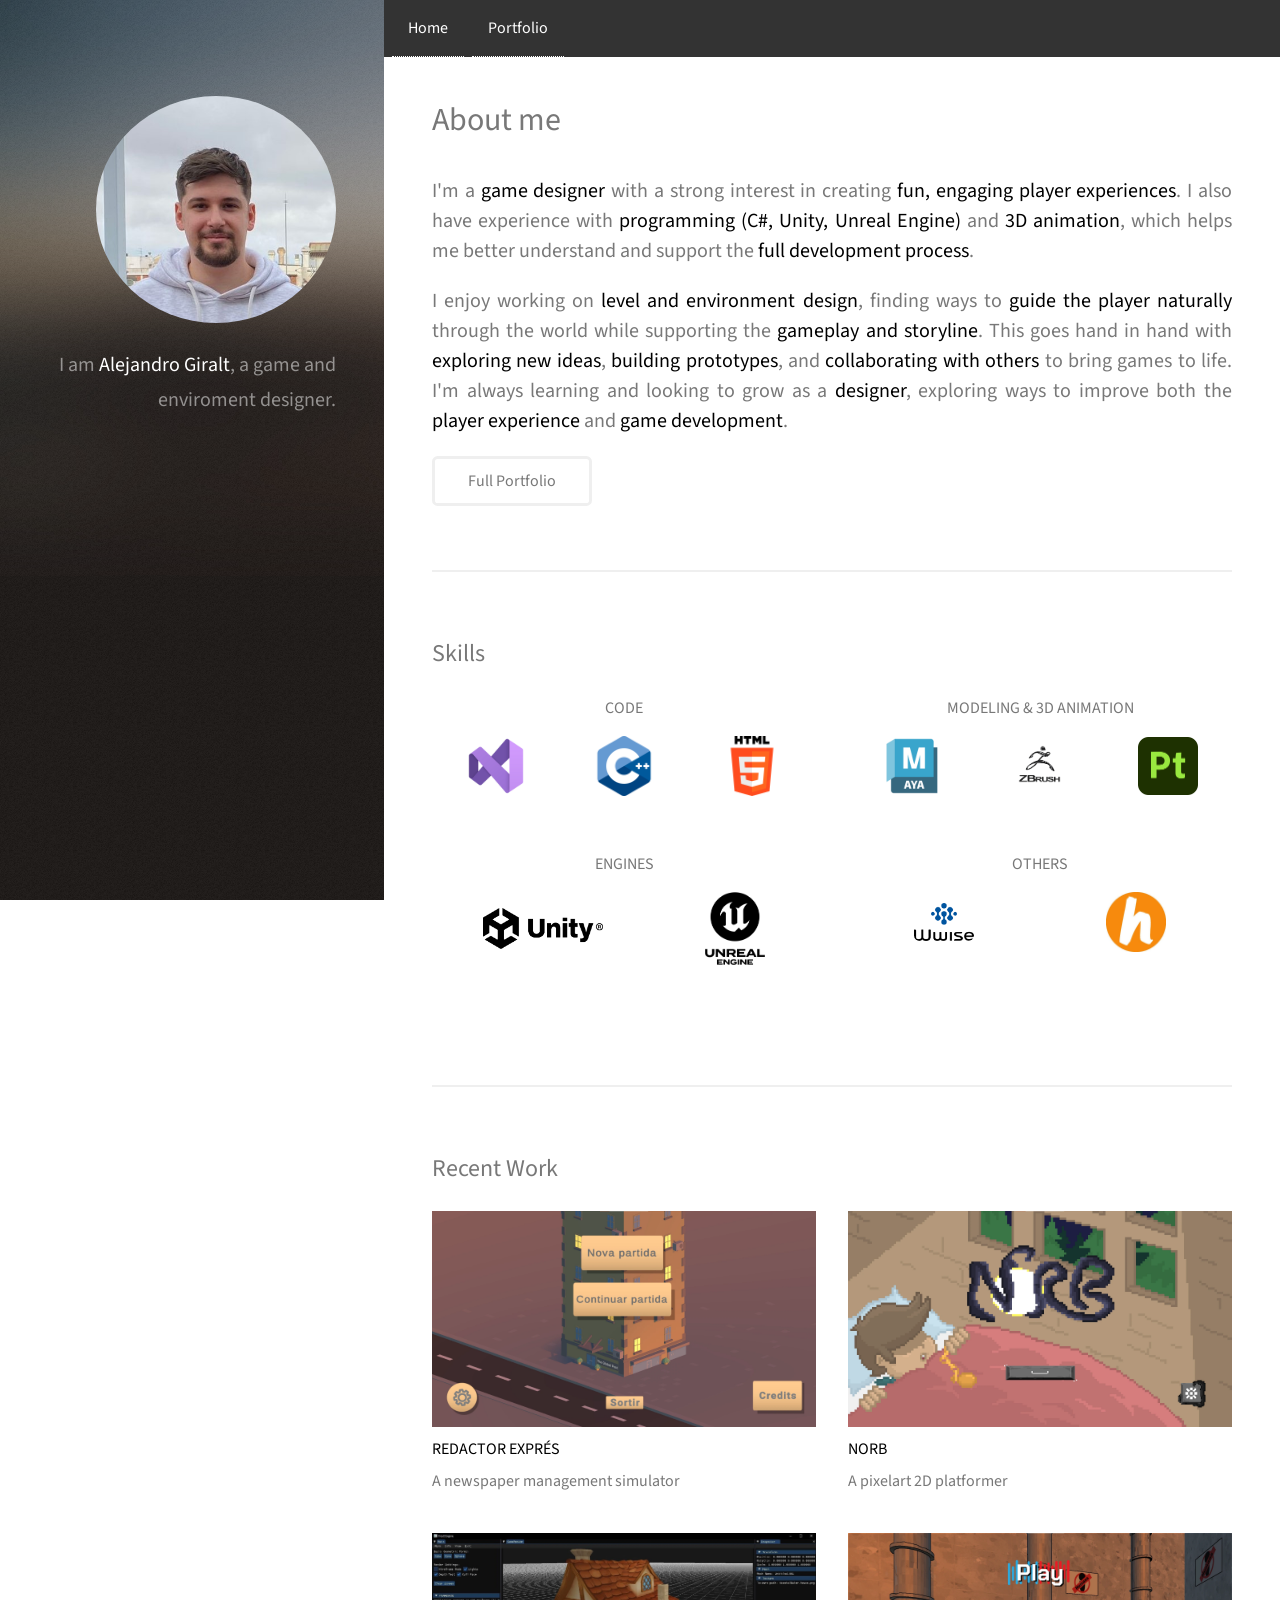
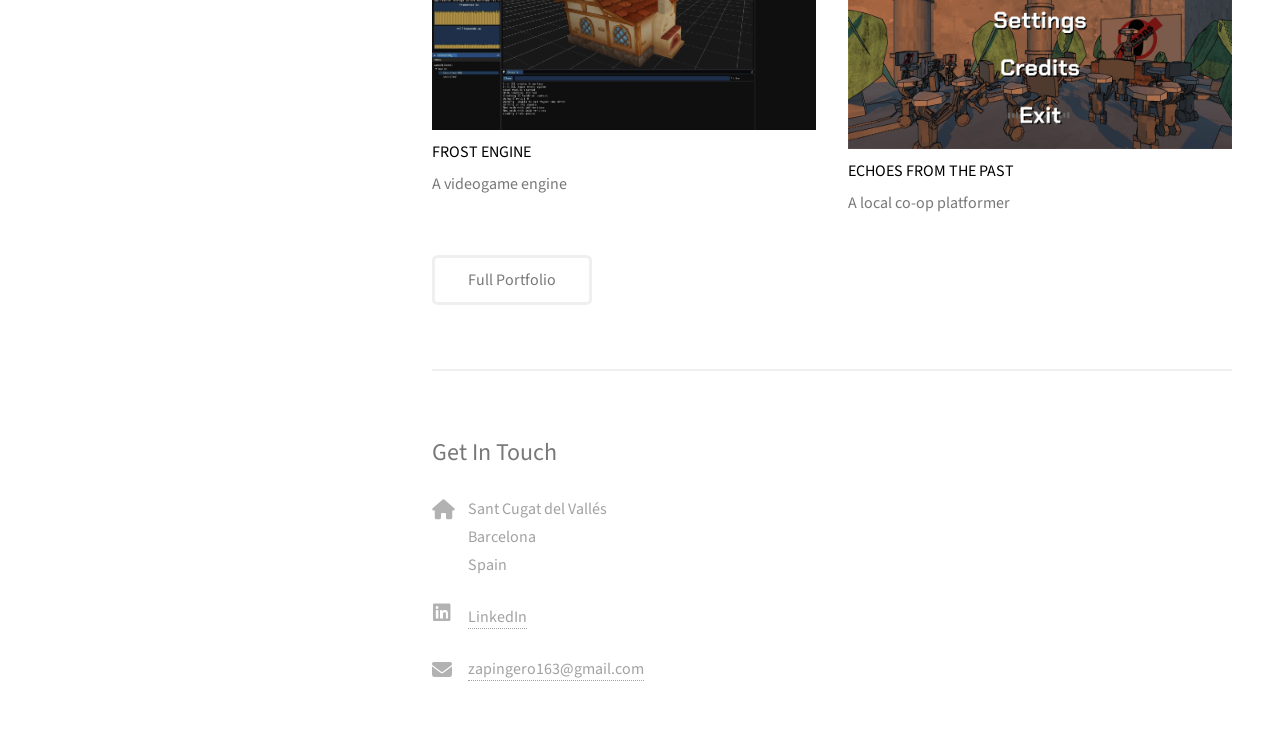
<file: index.html>
<!DOCTYPE HTML>
<!--
	Strata by HTML5 UP
	html5up.net | @ajlkn
	Free for personal and commercial use under the CCA 3.0 license (html5up.net/license)
-->
<html>

<head>
	<title>Alejandro Giralt</title>
	<meta charset="utf-8" />
	<meta name="viewport" content="width=device-width, initial-scale=1, user-scalable=no" />
	<link rel="stylesheet" href="assets/css/main.css" />

	<link rel="stylesheet" href="https://cdnjs.cloudflare.com/ajax/libs/font-awesome/6.5.0/css/all.min.css">

	<style>
		/* === DEBUG VISUAL === */
		* {
			/*outline: 1px solid rgba(255, 0, 0, 0.4);*/
		}
	</style>
</head>

<body class="is-preload">

	<ul class="busc">
		<li class="busc"><a href="./index.html">Home</a></li>
		<li class="busc"><a href="./projects.html">Portfolio</a>

	</ul>

	<!-- Header -->
	<header id="header">
		<div class="inner">
			<a class="image avatar"><img src="images/avatarYo.jpg" alt="" /></a>
			<h1>I am <strong>Alejandro Giralt</strong>, a game<br />
				and enviroment designer.<br />
				<!--crafted by <a href="http://html5up.net">HTML5 UP</a>.-->
			</h1>

		</div>
	</header>

	<!-- Main -->
	<div id="main">

		<!-- One -->
		<section id="one">
			<header class="major">
				<h2>About me</h2>
			</header>
			<h3 class="justify">
				I'm a <strong>game designer</strong> with a strong interest in creating <strong>fun, engaging player
					experiences</strong>. I also have experience with <strong>programming (C#, Unity, Unreal
					Engine)</strong> and <strong>3D animation</strong>, which helps me better understand and support the
				<strong>full development process</strong>.
			</h3>
			<h3 class="justify">
				I enjoy working on <strong>level and environment design</strong>, finding ways to <strong>guide the
					player naturally</strong> through the world while supporting the <strong>gameplay and
					storyline</strong>. This goes hand in hand with <strong>exploring new ideas</strong>,
				<strong>building prototypes</strong>, and <strong>collaborating with others</strong> to bring games to
				life. I'm always learning and looking to grow as a <strong>designer</strong>, exploring ways to improve
				both the <strong>player experience</strong> and <strong>game development</strong>.
			</h3>
			<ul class="actions">
				<li><a href="./projects.html" class="button">Full Portfolio</a></li>
			</ul>
		</section>

		<!-- Two -->
		<section id="two">
			<h2>Skills</h2>
			<div class="row">
				<article class="col-6 col-12-xsmall work-item">
					<h3 style="text-align: center;">CODE</h3>
					<div class="logos">
						<span class="image logo"><img src="images/logos/visualstudio.png" alt="" /></span>
						<span class="image logo"><img src="images/logos/c++.png" alt="" /></span>
						<span class="image logo"><img src="images/logos/html.png" alt="" /></span>						
					</div>
				</article>
				<article class="col-6 col-12-xsmall work-item ">
					<h3 style="text-align: center;">MODELING & 3D ANIMATION</h3>
					<div class="logos">
						<span class="image logo"><img src="images/logos/maya.png" alt="" /></span>
						<span class="image logo"><img src="images/logos/zbrush.png" alt="" /></span>
						<span class="image logo"><img src="images/logos/substance.png" alt="" /></span>						
					</div>
				</article>
				<article class="col-6 col-12-xsmall work-item ">
					<h3 style="text-align: center;">ENGINES</h3>
					<div class="logos">
						<span class="image logou"><img src="images/logos/unity.png" alt="" /></span>
						<span class="image logo"><img src="images/logos/unreal.png" alt="" /></span>						
					</div>

				</article>
				<article class="col-6 col-12-xsmall work-item ">
					<h3 style="text-align: center;">OTHERS</h3>
					<div class="logos">
						<span class="image logo"><img src="images/logos/wwise.png" alt="" /></span>
						<span class="image logo"><img src="images/logos/hacknplan.png" alt="" /></span>						
					</div>
				</article>

			</div>

		</section>

		<!-- Two -->
		<section id="two">
			<h2>Recent Work</h2>
			<div class="row">
				<article class="col-6 col-12-xsmall work-item ">

					<a href="./projects.html?modal=modal-Redactor">
						<div class="image-slider" style="margin-bottom: 10px;">
							<img class="slide-image" src="images/Redactor1.webp" style="display:block;" />
						</div>
						<h3><b>REDACTOR EXPRÉS</b></h3>
						<h3>A newspaper management simulator</h3>
					</a>

				</article>
				<article class="col-6 col-12-xsmall work-item">

					<a href="./projects.html?modal=modal-Norb">
						<div class="image-slider" style="margin-bottom: 10px;">
							<img class="slide-image" src="images/Norb1.webp" style="display:block;" />
						</div>
						<h3><b>NORB</b></h3>
						<h3>A pixelart 2D platformer</h3>
					</a>

				</article>
				<article class="col-6 col-12-xsmall work-item">

					<a href="./projects.html?modal=modal-Frost">
						<div class="image-slider" style="margin-bottom: 10px;">
							<img class="slide-image" src="images/Frost1.webp" style="display:block;" />

						</div>
						<h3><b>FROST ENGINE</b></h3>
						<h3>A videogame engine</h3>
					</a>


				</article>
				<article class="col-6 col-12-xsmall work-item">

					<a href="./projects.html?modal=modal-Echoes">
						<div class="image-slider" style="margin-bottom: 10px;">
							<img class="slide-image" src="images/Echoes1.webp" style="display:block;" />

						</div>
						<h3><b>ECHOES FROM THE PAST</b></h3>
						<h3>A local co-op platformer</h3>
					</a>


				</article>

			</div>
			<ul class="actions">
				<li><a href="./projects.html" class="button">Full Portfolio</a></li>
			</ul>
		</section>

		<section id="three">
			<h2>Get In Touch</h2>

			<div class="row">
				<div class="col-8 col-12-small">
					<ul class="labeled-icons">
						<li>
							<h3 class="icon solid fa-home"><span class="label">Address</span></h3>
							Sant Cugat del Vallés<br />
							Barcelona<br />
							Spain
						</li>
						<li>

							<h3 class="fab fa-linkedin"><span class="label"></span></h3>
							<a href="https://www.linkedin.com/in/alejandro-giralt/">LinkedIn</a>
						</li>
						<li>
							<h3 class="icon solid fa-envelope"><span class="label">Email</span></h3>
							<a href="#">zapingero163@gmail.com</a>
						</li>
					</ul>
				</div>

			</div>
		</section>


		<!-- Footer -->
		<!--
		<footer id="footer">
			<div class="inner">
				<ul class="icons">
					<li><a href="#" class="icon brands fa-twitter"><span class="label">Twitter</span></a></li>
					<li><a href="#" class="icon brands fa-github"><span class="label">Github</span></a></li>
					<li><a href="#" class="icon brands fa-dribbble"><span class="label">Dribbble</span></a></li>
					<li><a href="#" class="icon solid fa-envelope"><span class="label">Email</span></a></li>
				</ul>
				
			<ul class="copyright">
				<li>&copy; Untitled</li>
				<li>Design: <a href="http://html5up.net">HTML5 UP</a></li>
			</ul>
		
			</div>
		</footer>
	-->



		<!-- EXTRA THINGS -->
		<!--
		<section id="three">
			<h2>Get In Touch</h2>
			<p>Accumsan pellentesque commodo blandit enim arcu non at amet id arcu magna. Accumsan orci faucibus id eu
				lorem semper nunc nisi lorem vulputate lorem neque lorem ipsum dolor.</p>
			<div class="row">
				<div class="col-8 col-12-small">
					<form method="post" action="#">
						<div class="row gtr-uniform gtr-50">
							<div class="col-6 col-12-xsmall"><input type="text" name="name" id="name"
									placeholder="Name" /></div>
							<div class="col-6 col-12-xsmall"><input type="email" name="email" id="email"
									placeholder="Email" /></div>
							<div class="col-12"><textarea name="message" id="message" placeholder="Message"
									rows="4"></textarea></div>
						</div>
					</form>
					<ul class="actions">
						<li><input type="submit" value="Send Message" /></li>
					</ul>
				</div>
				<div class="col-4 col-12-small">
					<ul class="labeled-icons">
						<li>
							<h3 class="icon solid fa-home"><span class="label">Address</span></h3>
							1234 Somewhere Rd.<br />
							Nashville, TN 00000<br />
							United States
						</li>
						<li>
							<h3 class="icon solid fa-mobile-alt"><span class="label">Phone</span></h3>
							000-000-0000
						</li>
						<li>
							<h3 class="icon solid fa-envelope"><span class="label">Email</span></h3>
							<a href="#">hello@untitled.tld</a>
						</li>
					</ul>
				</div>
			</div>
		</section>
		

		
	

		<section id="four">
			<h2>Elements</h2>

			<section>
				<h4>Text</h4>
				<p>This is <b>bold</b> and this is <strong>strong</strong>. This is <i>italic</i> and this is
					<em>emphasized</em>.
					This is <sup>superscript</sup> text and this is <sub>subscript</sub> text.
					This is <u>underlined</u> and this is code: <code>for (;;) { ... }</code>. Finally, <a href="#">this
						is a link</a>.</p>
				<hr />
				<header>
					<h4>Heading with a Subtitle</h4>
					<p>Lorem ipsum dolor sit amet nullam id egestas urna aliquam</p>
				</header>
				<p>Nunc lacinia ante nunc ac lobortis. Interdum adipiscing gravida odio porttitor sem non mi integer non
					faucibus ornare mi ut ante amet placerat aliquet. Volutpat eu sed ante lacinia sapien lorem accumsan
					varius montes viverra nibh in adipiscing blandit tempus accumsan.</p>
				<header>
					<h5>Heading with a Subtitle</h5>
					<p>Lorem ipsum dolor sit amet nullam id egestas urna aliquam</p>
				</header>
				<p>Nunc lacinia ante nunc ac lobortis. Interdum adipiscing gravida odio porttitor sem non mi integer non
					faucibus ornare mi ut ante amet placerat aliquet. Volutpat eu sed ante lacinia sapien lorem accumsan
					varius montes viverra nibh in adipiscing blandit tempus accumsan.</p>
				<hr />
				<h2>Heading Level 2</h2>
				<h3>Heading Level 3</h3>
				<h4>Heading Level 4</h4>
				<h5>Heading Level 5</h5>
				<h6>Heading Level 6</h6>
				<hr />
				<h5>Blockquote</h5>
				<blockquote>Fringilla nisl. Donec accumsan interdum nisi, quis tincidunt felis sagittis eget tempus
					euismod. Vestibulum ante ipsum primis in faucibus vestibulum. Blandit adipiscing eu felis iaculis
					volutpat ac adipiscing accumsan faucibus. Vestibulum ante ipsum primis in faucibus lorem ipsum dolor
					sit amet nullam adipiscing eu felis.</blockquote>
				<h5>Preformatted</h5>
				<pre><code>i = 0;

while (!deck.isInOrder()) {
print 'Iteration ' + i;
deck.shuffle();
i++;
}

print 'It took ' + i + ' iterations to sort the deck.';</code></pre>
			</section>

			<section>
				<h4>Lists</h4>
				<div class="row">
					<div class="col-6 col-12-xsmall">
						<h5>Unordered</h5>
						<ul>
							<li>Dolor pulvinar etiam magna etiam.</li>
							<li>Sagittis adipiscing lorem eleifend.</li>
							<li>Felis enim feugiat dolore viverra.</li>
						</ul>
						<h5>Alternate</h5>
						<ul class="alt">
							<li>Dolor pulvinar etiam magna etiam.</li>
							<li>Sagittis adipiscing lorem eleifend.</li>
							<li>Felis enim feugiat dolore viverra.</li>
						</ul>
					</div>
					<div class="col-6 col-12-xsmall">
						<h5>Ordered</h5>
						<ol>
							<li>Dolor pulvinar etiam magna etiam.</li>
							<li>Etiam vel felis at lorem sed viverra.</li>
							<li>Felis enim feugiat dolore viverra.</li>
							<li>Dolor pulvinar etiam magna etiam.</li>
							<li>Etiam vel felis at lorem sed viverra.</li>
							<li>Felis enim feugiat dolore viverra.</li>
						</ol>
						<h5>Icons</h5>
						<ul class="icons">
							<li><a href="#" class="icon brands fa-twitter"><span class="label">Twitter</span></a></li>
							<li><a href="#" class="icon brands fa-facebook-f"><span class="label">Facebook</span></a>
							</li>
							<li><a href="#" class="icon brands fa-instagram"><span class="label">Instagram</span></a>
							</li>
							<li><a href="#" class="icon brands fa-github"><span class="label">Github</span></a></li>
							<li><a href="#" class="icon brands fa-dribbble"><span class="label">Dribbble</span></a></li>
							<li><a href="#" class="icon brands fa-tumblr"><span class="label">Tumblr</span></a></li>
						</ul>
					</div>
				</div>
				<h5>Actions</h5>
				<ul class="actions">
					<li><a href="#" class="button primary">Default</a></li>
					<li><a href="#" class="button">Default</a></li>
				</ul>
				<ul class="actions small">
					<li><a href="#" class="button primary small">Small</a></li>
					<li><a href="#" class="button small">Small</a></li>
				</ul>
				<div class="row">
					<div class="col-6 col-12-small">
						<ul class="actions stacked">
							<li><a href="#" class="button primary">Default</a></li>
							<li><a href="#" class="button">Default</a></li>
						</ul>
					</div>
					<div class="col-6 col-12-small">
						<ul class="actions stacked">
							<li><a href="#" class="button primary small">Small</a></li>
							<li><a href="#" class="button small">Small</a></li>
						</ul>
					</div>
					<div class="col-6 col-12-small">
						<ul class="actions stacked">
							<li><a href="#" class="button primary fit">Default</a></li>
							<li><a href="#" class="button fit">Default</a></li>
						</ul>
					</div>
					<div class="col-6 col-12-small">
						<ul class="actions stacked">
							<li><a href="#" class="button primary small fit">Small</a></li>
							<li><a href="#" class="button small fit">Small</a></li>
						</ul>
					</div>
				</div>
			</section>

			<section>
				<h4>Table</h4>
				<h5>Default</h5>
				<div class="table-wrapper">
					<table>
						<thead>
							<tr>
								<th>Name</th>
								<th>Description</th>
								<th>Price</th>
							</tr>
						</thead>
						<tbody>
							<tr>
								<td>Item One</td>
								<td>Ante turpis integer aliquet porttitor.</td>
								<td>29.99</td>
							</tr>
							<tr>
								<td>Item Two</td>
								<td>Vis ac commodo adipiscing arcu aliquet.</td>
								<td>19.99</td>
							</tr>
							<tr>
								<td>Item Three</td>
								<td> Morbi faucibus arcu accumsan lorem.</td>
								<td>29.99</td>
							</tr>
							<tr>
								<td>Item Four</td>
								<td>Vitae integer tempus condimentum.</td>
								<td>19.99</td>
							</tr>
							<tr>
								<td>Item Five</td>
								<td>Ante turpis integer aliquet porttitor.</td>
								<td>29.99</td>
							</tr>
						</tbody>
						<tfoot>
							<tr>
								<td colspan="2"></td>
								<td>100.00</td>
							</tr>
						</tfoot>
					</table>
				</div>

				<h5>Alternate</h5>
				<div class="table-wrapper">
					<table class="alt">
						<thead>
							<tr>
								<th>Name</th>
								<th>Description</th>
								<th>Price</th>
							</tr>
						</thead>
						<tbody>
							<tr>
								<td>Item One</td>
								<td>Ante turpis integer aliquet porttitor.</td>
								<td>29.99</td>
							</tr>
							<tr>
								<td>Item Two</td>
								<td>Vis ac commodo adipiscing arcu aliquet.</td>
								<td>19.99</td>
							</tr>
							<tr>
								<td>Item Three</td>
								<td> Morbi faucibus arcu accumsan lorem.</td>
								<td>29.99</td>
							</tr>
							<tr>
								<td>Item Four</td>
								<td>Vitae integer tempus condimentum.</td>
								<td>19.99</td>
							</tr>
							<tr>
								<td>Item Five</td>
								<td>Ante turpis integer aliquet porttitor.</td>
								<td>29.99</td>
							</tr>
						</tbody>
						<tfoot>
							<tr>
								<td colspan="2"></td>
								<td>100.00</td>
							</tr>
						</tfoot>
					</table>
				</div>
			</section>

			<section>
				<h4>Buttons</h4>
				<ul class="actions">
					<li><a href="#" class="button primary">Primary</a></li>
					<li><a href="#" class="button">Default</a></li>
				</ul>
				<ul class="actions">
					<li><a href="#" class="button large">Large</a></li>
					<li><a href="#" class="button">Default</a></li>
					<li><a href="#" class="button small">Small</a></li>
				</ul>
				<ul class="actions fit">
					<li><a href="#" class="button primary fit">Fit</a></li>
					<li><a href="#" class="button fit">Fit</a></li>
				</ul>
				<ul class="actions fit small">
					<li><a href="#" class="button primary fit small">Fit + Small</a></li>
					<li><a href="#" class="button fit small">Fit + Small</a></li>
				</ul>
				<ul class="actions">
					<li><a href="#" class="button primary icon solid fa-download">Icon</a></li>
					<li><a href="#" class="button icon solid fa-download">Icon</a></li>
				</ul>
				<ul class="actions">
					<li><span class="button primary disabled">Primary</span></li>
					<li><span class="button disabled">Default</span></li>
				</ul>
			</section>

			<section>
				<h4>Form</h4>
				<form method="post" action="#">
					<div class="row gtr-uniform gtr-50">
						<div class="col-6 col-12-xsmall">
							<input type="text" name="demo-name" id="demo-name" value="" placeholder="Name" />
						</div>
						<div class="col-6 col-12-xsmall">
							<input type="email" name="demo-email" id="demo-email" value="" placeholder="Email" />
						</div>
						<div class="col-12">
							<select name="demo-category" id="demo-category">
								<option value="">- Category -</option>
								<option value="1">Manufacturing</option>
								<option value="1">Shipping</option>
								<option value="1">Administration</option>
								<option value="1">Human Resources</option>
							</select>
						</div>
						<div class="col-4 col-12-small">
							<input type="radio" id="demo-priority-low" name="demo-priority" checked>
							<label for="demo-priority-low">Low Priority</label>
						</div>
						<div class="col-4 col-12-small">
							<input type="radio" id="demo-priority-normal" name="demo-priority">
							<label for="demo-priority-normal">Normal Priority</label>
						</div>
						<div class="col-4 col-12-small">
							<input type="radio" id="demo-priority-high" name="demo-priority">
							<label for="demo-priority-high">High Priority</label>
						</div>
						<div class="col-6 col-12-small">
							<input type="checkbox" id="demo-copy" name="demo-copy">
							<label for="demo-copy">Email me a copy of this message</label>
						</div>
						<div class="col-6 col-12-small">
							<input type="checkbox" id="demo-human" name="demo-human" checked>
							<label for="demo-human">I am a human and not a robot</label>
						</div>
						<div class="col-12">
							<textarea name="demo-message" id="demo-message" placeholder="Enter your message"
								rows="6"></textarea>
						</div>
						<div class="col-12">
							<ul class="actions">
								<li><input type="submit" value="Send Message" class="primary" /></li>
								<li><input type="reset" value="Reset" /></li>
							</ul>
						</div>
					</div>
				</form>
			</section>

			<section>
				<h4>Image</h4>
				<h5>Fit</h5>
				<div class="box alt">
					<div class="row gtr-50 gtr-uniform">
						<div class="col-12"><span class="image fit"><img src="images/fulls/05.jpg" alt="" /></span>
						</div>
						<div class="col-4"><span class="image fit"><img src="images/thumbs/01.jpg" alt="" /></span>
						</div>
						<div class="col-4"><span class="image fit"><img src="images/thumbs/02.jpg" alt="" /></span>
						</div>
						<div class="col-4"><span class="image fit"><img src="images/thumbs/03.jpg" alt="" /></span>
						</div>
						<div class="col-4"><span class="image fit"><img src="images/thumbs/04.jpg" alt="" /></span>
						</div>
						<div class="col-4"><span class="image fit"><img src="images/thumbs/05.jpg" alt="" /></span>
						</div>
						<div class="col-4"><span class="image fit"><img src="images/thumbs/06.jpg" alt="" /></span>
						</div>
						<div class="col-4"><span class="image fit"><img src="images/thumbs/03.jpg" alt="" /></span>
						</div>
						<div class="col-4"><span class="image fit"><img src="images/thumbs/02.jpg" alt="" /></span>
						</div>
						<div class="col-4"><span class="image fit"><img src="images/thumbs/01.jpg" alt="" /></span>
						</div>
					</div>
				</div>
				<h5>Left &amp; Right</h5>
				<p><span class="image left"><img src="images/avatar.jpg" alt="" /></span>Fringilla nisl. Donec accumsan
					interdum nisi, quis tincidunt felis sagittis eget. tempus euismod. Vestibulum ante ipsum primis in
					faucibus vestibulum. Blandit adipiscing eu felis iaculis volutpat ac adipiscing accumsan eu
					faucibus. Integer ac pellentesque praesent tincidunt felis sagittis eget. tempus euismod. Vestibulum
					ante ipsum primis in faucibus vestibulum. Blandit adipiscing eu felis iaculis volutpat ac adipiscing
					accumsan eu faucibus. Integer ac pellentesque praesent. Donec accumsan interdum nisi, quis tincidunt
					felis sagittis eget. tempus euismod. Vestibulum ante ipsum primis in faucibus vestibulum. Blandit
					adipiscing eu felis iaculis volutpat ac adipiscing accumsan eu faucibus. Integer ac pellentesque
					praesent tincidunt felis sagittis eget. tempus euismod. Vestibulum ante ipsum primis in faucibus
					vestibulum. Blandit adipiscing eu felis iaculis volutpat ac adipiscing accumsan eu faucibus. Integer
					ac pellentesque praesent.</p>
				<p><span class="image right"><img src="images/avatar.jpg" alt="" /></span>Fringilla nisl. Donec accumsan
					interdum nisi, quis tincidunt felis sagittis eget. tempus euismod. Vestibulum ante ipsum primis in
					faucibus vestibulum. Blandit adipiscing eu felis iaculis volutpat ac adipiscing accumsan eu
					faucibus. Integer ac pellentesque praesent tincidunt felis sagittis eget. tempus euismod. Vestibulum
					ante ipsum primis in faucibus vestibulum. Blandit adipiscing eu felis iaculis volutpat ac adipiscing
					accumsan eu faucibus. Integer ac pellentesque praesent. Donec accumsan interdum nisi, quis tincidunt
					felis sagittis eget. tempus euismod. Vestibulum ante ipsum primis in faucibus vestibulum. Blandit
					adipiscing eu felis iaculis volutpat ac adipiscing accumsan eu faucibus. Integer ac pellentesque
					praesent tincidunt felis sagittis eget. tempus euismod. Vestibulum ante ipsum primis in faucibus
					vestibulum. Blandit adipiscing eu felis iaculis volutpat ac adipiscing accumsan eu faucibus. Integer
					ac pellentesque praesent.</p>
			</section>

		</section>


	</div>
	-->


		<!-- Scripts -->
		<script src="assets/js/jquery.min.js"></script>
		<script src="assets/js/jquery.poptrox.min.js"></script>
		<script src="assets/js/custom.modal.js"></script>
		<script src="assets/js/browser.min.js"></script>
		<script src="assets/js/breakpoints.min.js"></script>
		<script src="assets/js/util.js"></script>
		<script src="assets/js/main.js"></script>

</body>

</html>
</file>
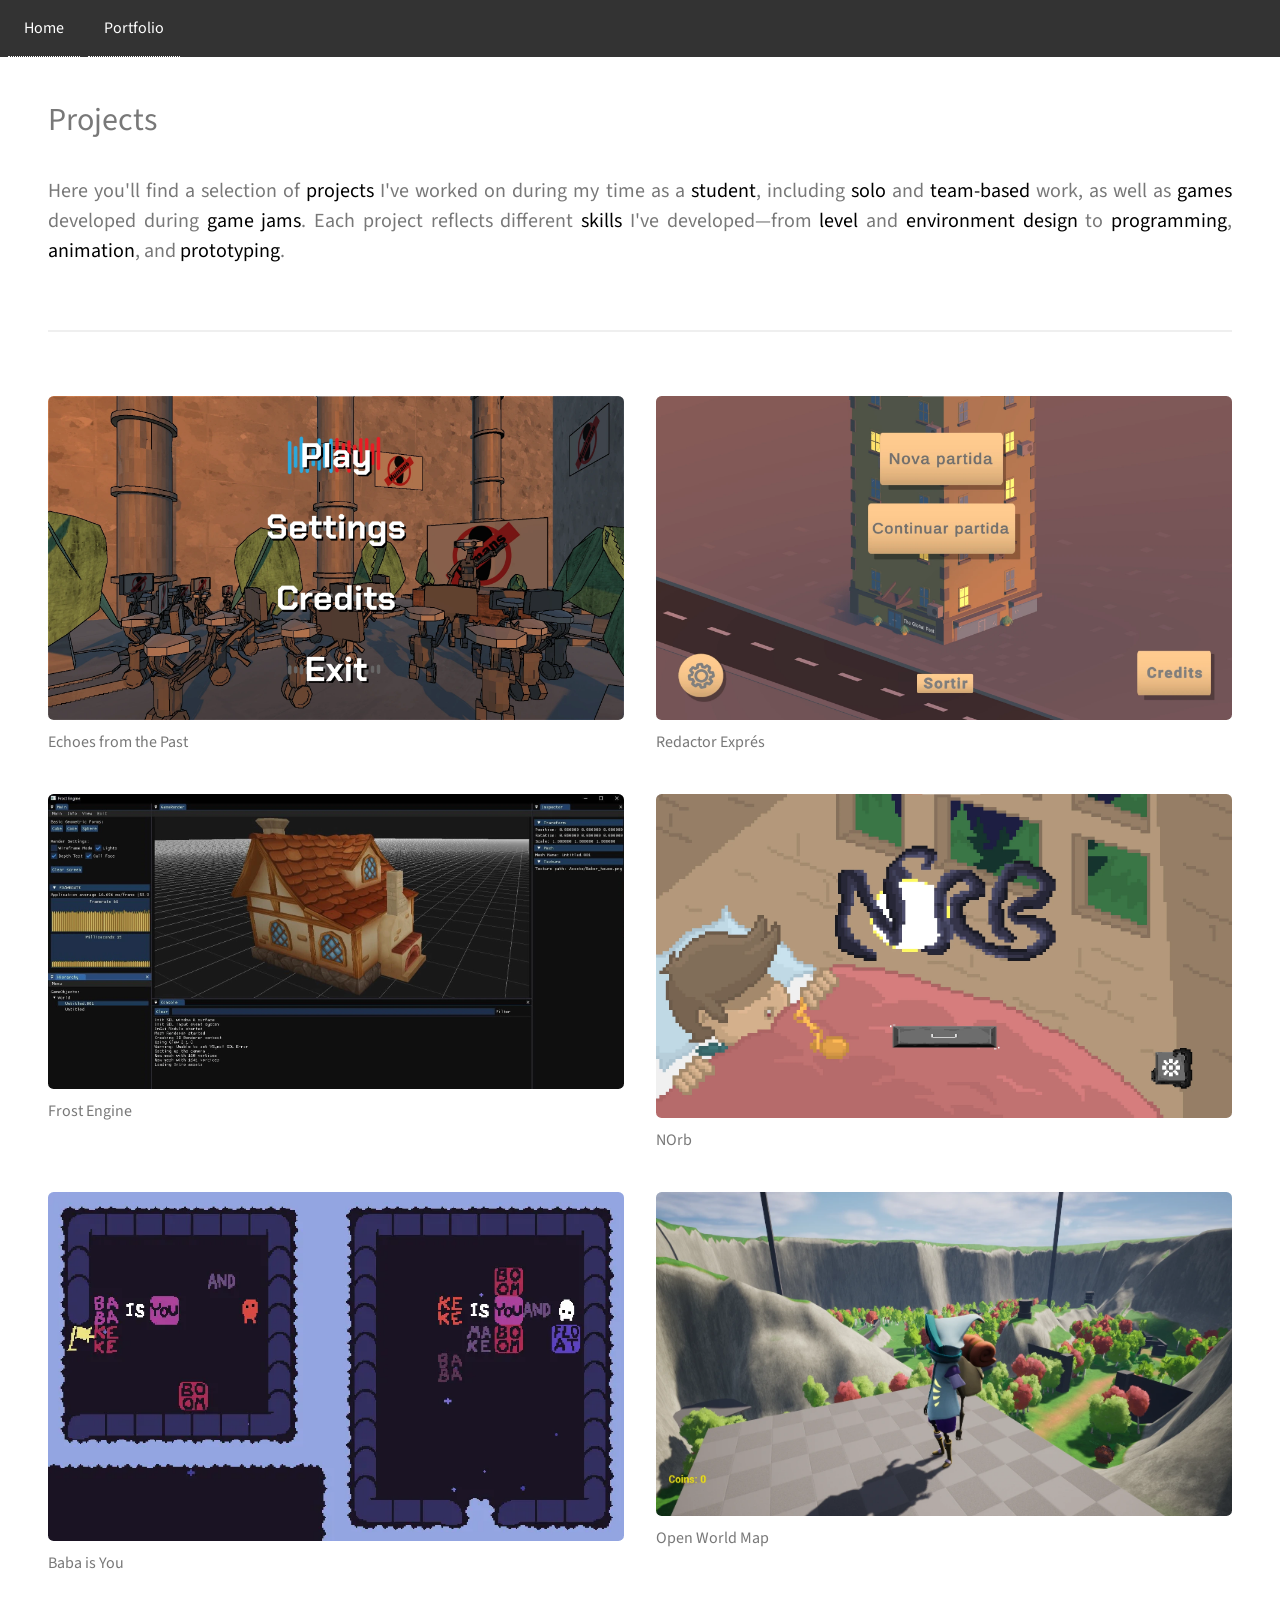
<file: projects.html>
<!DOCTYPE HTML>
<!--
	Strata by HTML5 UP
	html5up.net | @ajlkn
	Free for personal and commercial use under the CCA 3.0 license (html5up.net/license)
-->
<html>

<head>
	<title>Alejandro Giralt - Projects</title>
	<meta charset="utf-8" />
	<meta name="viewport" content="width=device-width, initial-scale=1, user-scalable=no" />
	<link rel="stylesheet" href="assets/css/main.css" />

	<style>
		/* === DEBUG VISUAL === */
		* {
			/*outline: 1px solid rgba(255, 0, 0, 0.4);*/
		}
	</style>

</head>



<body class="is-preload projects">

	<ul class="busc">
		<li class="busc"><a href="./index.html">Home</a></li>
		<li class="busc"><a href="./projects.html">Portfolio</a>

	</ul>
	<!-- Main -->
	<div id="main">

		<!-- One -->
		<!--<section id="one">
			<header class="major">
				<h2>Ipsum lorem dolor aliquam ante commodo<br />
					magna sed accumsan arcu neque.</h2>
			</header>-->

		<!--<ul class="actions">
				<li><a href="#" class="button">Learn More</a></li>
			</ul>
		</section>-->


		<!-- BUSCADOR
			<ul class="actions">
				<li><a class="button" data-filter="all">All</a></li>
				<li><a class="button" data-filter=".design">Design</a></li>
				<li><a class="button" data-filter=".code">Code</a></li>
				<li><a class="button" data-filter=".animation">Animation</a></li>

			</ul>
			-->


		<section id="one">
			<header class="major">
				<h2>Projects</h2>
			</header>

			<h3 class="justify">
				Here you'll find a selection of <strong>projects</strong> I've worked on during my time as a
				<strong>student</strong>, including <strong>solo</strong> and <strong>team-based</strong> work, as well
				as <strong>games</strong> developed during <strong>game jams</strong>. Each project reflects different
				<strong>skills</strong> I've developed—from <strong>level</strong> and <strong>environment
					design</strong> to <strong>programming</strong>, <strong>animation</strong>, and
				<strong>prototyping</strong>.
			</h3>
		</section>

		<section>
			<div class="row">

				<article class="col-6 col-12-xsmall work-item">
					<a href="#modal-Echoes" class="image fit thumb" style="margin-bottom: 10px;">
						<img src="images/Echoes1.webp" />
					</a>
					<h3>Echoes from the Past</h3>

				</article>


				<article class="col-6 col-12-xsmall work-item">
					<a href="#modal-Redactor" class="image fit thumb" style="margin-bottom: 10px;">
						<img src="images/Redactor1.webp" />
					</a>
					<h3>Redactor Exprés</h3>

				</article>

				<article class="col-6 col-12-xsmall work-item">
					<a href="#modal-Frost" class="image fit thumb" style="margin-bottom: 10px;">
						<img src="images/Frost1.webp" />
					</a>
					<h3>Frost Engine</h3>

				</article>

				<article class="col-6 col-12-xsmall work-item">
					<a href="#modal-Norb" class="image fit thumb" style="margin-bottom: 10px;">
						<img src="images/Norb1.webp" />
					</a>
					<h3>NOrb</h3>

				</article>

				<article class="col-6 col-12-xsmall work-item">
					<a href="#modal-Baba" class="image fit thumb" style="margin-bottom: 10px;">
						<img src="images/Baba2.webp" />
					</a>
					<h3>Baba is You</h3>

				</article>

				<article class="col-6 col-12-xsmall work-item">
					<a href="#modal-OpenMap" class="image fit thumb" style="margin-bottom: 10px;">
						<img src="images/OpenMap2.webp" />
					</a>
					<h3>Open World Map</h3>

				</article>

			</div>
		</section>



	</div>



	<!-- Redactor Express -->
	<div id="modal-Redactor" class="modal">
		<div class="modal-content">
			<!--<a href="#" class="close">&times;</a>--> <!--ANTIGUO BOTON-->
			<span class="modal-close">&times;</span>
			<div class="col-6 col-12-xsmall work-item">
				<header>
					<h2><b>REDACTOR EXPRÉS</b> - A newspaper management simulator</h2>
					<h3 class="justify" style="margin-bottom: 20px;">
						Redactor Exprés is a game where you play as the editor-in-chief of a news outlet.
						Each day, you choose which stories to publish based on public interest. Once published, your
						earnings depend
						on how well you match those interests and can be used to acquire more
						compelling news, upgrade the newsroom, hire additional journalists, or secure better
						contracts.
					</h3>
					<h3 class="justify" style="margin-bottom: 20px;">This prototype was developed as a response to
						the Game Jam premise to create
						a casual game experience that encourages individuals—especially those who
						don’t typically engage with daily news—to feel more connected and curious about current
						events.
					</h3>
					<h3 class="justify" style="margin-bottom: 20px;">
						This game was developed in just one week for the <strong>Ludi Awards,</strong> organized by
						3Cat and GameBCN.

					</h3>
					<div class="row work-item box" style="flex-wrap: nowrap;">
						<div class="col-6 col-12-xsmall">
							<h3><b>Tasks</b></h3>
							<ul>
								<li>Game Design</li>
								<li>Audio & QA</li>
							</ul>
						</div>

						<div class="col-6 col-12-xsmall">
							<h3><b>Tools</b></h3>
							<ul>
								<li>Unity</li>
							</ul>
						</div>

						<div class="col-6 col-12-xsmall">
							<h3><b>Awards</b></h3>
							<ul>
								<li>Best Replayability</li>
							</ul>
						</div>

					</div>

				</header>


			</div>

			<div class="work-item">
				<h3 style="text-align: center;"><b>Images</b></h3>
				<div class="image-slider" style="margin-bottom: 10px;">
					<button class="prev" onclick="changeSlide(-1)">&#10094;</button>
					<img class="slide-image image fit" src="images/Redactor1.webp" style="display:block;" />
					<img class="slide-image image fit" src="images/Redactor2.webp" style="display:none;" />
					<img class="slide-image image fit" src="images/Redactor3.webp" style="display:none;" />
					<img class="slide-image image fit" src="images/Redactor4.webp" style="display:none;" />
					<img class="slide-image image fit" src="images/Redactor5.webp" style="display:none;" />
					<button class="next" onclick="changeSlide(1)">&#10095;</button>
				</div>
			</div>

			<div class="row work-item">
				<div class="col-6 col-12-xsmall">
					<h3><b>Credits</b></h3>
					<h3 style="margin-bottom: 20px;">
						Juan de Dios García, David Boces, Alejandro Giralt
					</h3>
				</div>

				<div class="col-6 col-12-xsmall">
					<h3><b>Learn More</b></h3>
					<ul class="icons">
						<li><a href="https://www.youtube.com/watch?v=8grucUyaKlY" class="icon brands fa-youtube"><span
									class="label">Trailer</span></a></li>
						<li><a href="https://github.com/VoZeS/ProjecteNautiLudi" class="icon brands fa-github"><span
									class="label">Github</span></a></li>
						<li><a href="https://premisludi.cat/guardonats/" class="icon brands fa-dribbble"><span
									class="label">Premis Ludi</span></a></li>

					</ul>
				</div>

			</div>
			<div class="col-6 col-12-xsmall work-item">

				<!--
					<div class="col span_1_of_2 box">
						<div class="videoResponsive">
							<iframe width="400" height="250" src="https://www.youtube.com/embed/8grucUyaKlY"></iframe>
						</div>
					</div>
					-->



				<!--<img src="images/thumbs/01.jpg" class="image fit thumb" />-->



			</div>


		</div>
	</div>

	<!-- Echoes of the Past -->
	<div id="modal-Echoes" class="modal">
		<div class="modal-content">
			<!--<a href="#" class="close">&times;</a>--> <!--ANTIGUO BOTON-->
			<span class="modal-close">&times;</span>
			<div class="col-6 col-12-xsmall work-item">
				<header>
					<h2><b>ECHOES FROM THE PAST</b> - A local co-op platformer</h2>

					<h3 class="justify">
						This game was developed in just one week for a <strong>Game Jam</strong> centered around the
						theme <strong>"Echo."</strong>
						In it, <strong>two players</strong> must work together to journey back in time and stop a
						disastrous future
						from unfolding.
					</h3>

					<div class="row work-item box" style="flex-wrap: nowrap;">
						<div class="col-6 col-12-xsmall">
							<h3><b>Tasks</b></h3>
							<ul>
								<li>Character Animations </li>
								<li>Level Design</li>
								<li>Audio & QA</li>
							</ul>
						</div>

						<div class="col-6 col-12-xsmall">
							<h3><b>Tools</b></h3>
							<ul>
								<li>Unity </li>
							</ul>
						</div>

						<div class="col-6 col-12-xsmall">
							<h3><b>Awards</b></h3>
							<ul>
								<li>Best Design </li>
							</ul>
						</div>
					</div>
				</header>
			</div>

			<div class="work-item">
				<h3 style="text-align: center;"><b>Images</b></h3>
				<div class="image-slider" style="margin-bottom: 10px;">
					<button class="prev" onclick="changeSlide(-1)">&#10094;</button>
					<img class="slide-image image fit" src="images/Echoes1.webp" style="display:block;" />
					<img class="slide-image image fit" src="images/Echoes2.webp" style="display:none;" />
					<img class="slide-image image fit" src="images/Echoes3.webp" style="display:none;" />
					<img class="slide-image image fit" src="images/Echoes4.webp" style="display:none;" />
					<img class="slide-image image fit" src="images/Echoes5.webp" style="display:none;" />
					<button class="next" onclick="changeSlide(1)">&#10095;</button>
				</div>
			</div>

			<div class="row work-item">
				<div class="col-6 col-12-xsmall">
					<h3><b>Credits</b></h3>
					<h3 style="margin-bottom: 20px;">
						Juan de Dios García, David Boces, Erik Martín, Rubén Ayora, Alejandro Giralt
					</h3>
				</div>

				<div class="col-6 col-12-xsmall">
					<h3><b>Learn More</b></h3>
					<ul class="icons">
						<li><a href="https://www.youtube.com/watch?v=6xFiIvS6Xe8" class="icon brands fa-youtube"><span
									class="label">Trailer</span></a></li>
						<li><a href="https://github.com/VoZeS/Nautilus-GameJam" class="icon brands fa-github"><span
									class="label">Github</span></a></li>
						<li><a href="https://nautilusstudios.itch.io/echoes-from-the-past"
								class="icon brands fa-dribbble"><span class="label">Itch io</span></a></li>

					</ul>
				</div>
			</div>
		</div>
	</div>

	<!-- Frost Engine -->
	<div id="modal-Frost" class="modal">
		<div class="modal-content">
			<!--<a href="#" class="close">&times;</a>--> <!--ANTIGUO BOTON-->
			<span class="modal-close">&times;</span>
			<div class="col-6 col-12-xsmall work-item">
				<header>
					<h2><b>FROST ENGINE</b> - A videogame engine</h2>

					<h3 class="justify">
						Frost Engine is a video game engine that I have fully programmed myself. It is based on
						OpenGL and uses ImGui for the interface. The engine is capable of importing 3D models and
						can also manipulate them, including moving, scaling, rotating and assigning textures. The
						software also includes a GameObject hierarchy system, which allows the user to modify
						parameters and add components to the game object and its children. Additional
						features include an integrated audio subsystem using Wwise, with SoundSource and
						SoundListener components, SoundBank loading, and audio control.
					</h3>

					<div class="row work-item box">
						<div class="col-6 col-12-xsmall">
							<h3><b>Main Features</b></h3>
							<ul>
								<li>FBX & Texture loader </li>
								<li>GameObject structure & Hierarchy</li>
								<li>WWise audio Sub-System</li>
							</ul>
						</div>

						<div class="col-6 col-12-xsmall align-center">
							<h3><b>Libraries</b></h3>

							<div class="row ">
								<div class="col-6 col-12-xsmall">
									<h3>SDl 2.24.0.0</h3>
									<h3>Glew 2.1.0.0</h3>
									<h3>ImGui 1.88</h3>
									<h3>JSON Parser 1.1.0</h3>
								</div>
								<div class="col-6 col-12-xsmall">
									<h3>MathGeoLib 1.15</h3>
									<h3>Assimp 5.1.0</h3>
									<h3>DevIL 1.8.0</h3>
									<h3>Wwise 2021.1.11</h3>
								</div>
							</div>


						</div>
					</div>
				</header>
			</div>

			<div class="work-item">
				<h3 style="text-align: center;"><b>Images</b></h3>
				<div class="image-slider" style="margin-bottom: 10px;">
					<button class="prev" onclick="changeSlide(-1)">&#10094;</button>
					<img class="slide-image image fit" src="images/Frost1.webp" style="display:block;" />
					<img class="slide-image image fit" src="images/Frost2.webp" style="display:none;" />
					<img class="slide-image image fit" src="images/Frost3.webp" style="display:none;" />
					<button class="next" onclick="changeSlide(1)">&#10095;</button>
				</div>
			</div>

			<div class="row work-item">
				<div class="col-6 col-12-xsmall">
					<h3><b>Credits</b></h3>
					<h3 style="margin-bottom: 20px;">
						Alejandro Giralt
					</h3>
				</div>

				<div class="col-6 col-12-xsmall">
					<h3><b>Learn More</b></h3>
					<ul class="icons">
						<li><a href="https://www.youtube.com/watch?v=qmnpm5TEqwU" class="icon brands fa-youtube"><span
									class="label">Videp</span></a></li>
						<li><a href="https://github.com/zapper163/Frost_Engine" class="icon brands fa-github"><span
									class="label">Github</span></a></li>
						<li><a href="https://zapper163.github.io/Frost_Engine/" class="icon brands fa-dribbble"><span
									class="label">Github Pages</span></a></li>

					</ul>
				</div>
			</div>

		</div>
	</div>

	<!-- NOrb -->
	<div id="modal-Norb" class="modal">
		<div class="modal-content">
			<!--<a href="#" class="close">&times;</a>--> <!--ANTIGUO BOTON-->
			<span class="modal-close">&times;</span>
			<div class="col-6 col-12-xsmall work-item">
				<header>
					<h2><b>N'ORB</b> - A pixelart 2D platformer</h2>
					<h3>N'Orb is a 2D platform video game featuring isometric gameplay sections with pixel art.
						Embody, the protagonist, is a man who is obsessed with an idea, a thought, perfection, a
						goal. In his case, this is reflected as an orb of light. When this orb is kidnapped by a
						mysterious figure, the protagonist cannot allow it and sets out on his quest. Soon, his
						insecurities and fears began to manifest in his sleep. The game features timed 2D
						platforming sections, where the player has a limited time to reatch the end of the level,
						and issometric sections, where the nighmares appear in the form of combat, puzles or a mix
						of both.
					</h3>

					<div class="row work-item box">
						<div class="col-6 col-12-xsmall">
							<h3><b>Tasks</b></h3>
							<ul>
								<li>Programming </li>
								<li>Level Design</li>
								<li>QA</li>
							</ul>
						</div>

						<div class="col-6 col-12-xsmall">
							<h3><b>Tools</b></h3>
							<ul>
								<li>Unity </li>
							</ul>
						</div>
					</div>


				</header>

			</div>

			<div class="work-item">
				<h3 style="text-align: center;"><b>Images</b></h3>
				<div class="image-slider" style="margin-bottom: 10px;">
					<button class="prev" onclick="changeSlide(-1)">&#10094;</button>
					<img class="slide-image image fit" src="images/Norb1.webp" style="display:block;" />
					<img class="slide-image image fit" src="images/Norb2.webp" style="display:none;" />
					<img class="slide-image image fit" src="images/Norb5.webp" style="display:none;" />
					<img class="slide-image image fit" src="images/Norb3.webp" style="display:none;" />
					<img class="slide-image image fit" src="images/Norb4.webp" style="display:none;" />
					<button class="next" onclick="changeSlide(1)">&#10095;</button>
				</div>
			</div>

			<div class="row work-item">
				<div class="col-6 col-12-xsmall">
					<h3><b>Credits</b></h3>
					<h3 style="margin-bottom: 20px;">
						Miguel Rodríguez, Juan de Dios García, David Boces, Erik Martín, Alejandro Giralt
					</h3>
				</div>

				<div class="col-6 col-12-xsmall">
					<h3><b>Learn More</b></h3>
					<ul class="icons">
						<li><a href="https://www.youtube.com/watch?v=st9rSi1J2IE" class="icon brands fa-youtube"><span
									class="label">Trailer</span></a></li>
						<li><a href="https://github.com/VoZeS/ProjecteNautiLudi" class="icon brands fa-github"><span
									class="label">Github</span></a></li>
						<li><a href="https://premisludi.cat/guardonats/" class="icon brands fa-dribbble"><span
									class="label">Permis Ludi</span></a></li>

					</ul>
				</div>
			</div>

		</div>
	</div>


	<!-- Baba is You level -->
	<div id="modal-Baba" class="modal">
		<div class="modal-content">
			<!--<a href="#" class="close">&times;</a>--> <!--ANTIGUO BOTON-->
			<span class="modal-close">&times;</span>
			<div class="col-6 col-12-xsmall work-item">
				<header>
					<h2><b>BABA IS YOU</b> - A 2D puzzle level</h2>
					<h3 class="justify" style="margin-bottom: 20px;">
						This is a level made with the Baba is You level creator, and is based on the fact
						that you have to blow up one of the characters in order to break the tile and get the flag,
						and then use the other to find the way to the flag, involving the float condition to evade
						the clouds.
					</h3>
					<h3 class="justify" style="margin-bottom: 20px;">The objective of the level is to make something
						go “boom” near the tile in order to destroy
						it and make the victory flag appear. The rooms are big enough for the player to move things
						around, so movement is not a main problem. At first, the solution is pretty straightforward:
						just leave Baba near the tile while moving the “keke” text, to change character and leave
						Baba in position. Then, use the other character to explode Baba and take the flag, and
						that's it.
					</h3>

					<div class="row work-item box">
						<div class="col-6 col-12-xsmall">
							<h3><b>Tasks</b></h3>
							<ul>
								<li>Game Design</li>
								<li>Level Design</li>
							</ul>
						</div>
						<div class="col-6 col-12-xsmall">
							<h3><b>Tools</b></h3>
							<ul>
								<li>Baba Is You Level Creator </li>
							</ul>
						</div>
					</div>


				</header>

			</div>

			<div class="work-item">
				<h3 style="text-align: center;"><b>Images</b></h3>
				<div class="image-slider" style="margin-bottom: 10px;">
					<button class="prev" onclick="changeSlide(-1)">&#10094;</button>
					<img class="slide-image image fit" src="images/Baba1.webp" style="display:block;" />
					<img class="slide-image image fit" src="images/Baba2.webp" style="display:none;" />
					<img class="slide-image image fit" src="images/Baba3.webp" style="display:none;" />
					<img class="slide-image image fit" src="images/Baba4.webp" style="display:none;" />
					<button class="next" onclick="changeSlide(1)">&#10095;</button>
				</div>
			</div>

			<div class="row work-item">
				<div class="col-6 col-12-xsmall">
					<h3><b>Credits</b></h3>
					<h3 style="margin-bottom: 20px;">
						Alejandro Giralt
					</h3>
				</div>

				<div class="col-6 col-12-xsmall">
					<h3><b>Learn More</b></h3>
					<ul class="icons">
						<li><a href="https://hempuli.itch.io/baba-is-you-level-editor-beta"
								class="icon brands fa-dribbble"><span
									class="label">baba-is-you-level-editor-beta</span></a>
						</li>

					</ul>
				</div>
			</div>

		</div>
	</div>

	<!-- Open World -->
	<div id="modal-OpenMap" class="modal">
		<div class="modal-content">
			<!--<a href="#" class="close">&times;</a>--> <!--ANTIGUO BOTON-->
			<span class="modal-close">&times;</span>
			<div class="col-6 col-12-xsmall work-item">
				<header>
					<h2><b>OPEN WORLD</b> - An Enreal Engine level</h2>
					<h3 class="justify" style="margin-bottom: 20px;">
						An open world scenary, featuring a simple character and 12 coins to collect.
					</h3>
					<h3 class="justify" style="margin-bottom: 20px;">The main focus was to explore diferrent ways to use
						the scenary in order to guide the player arround, The main strategy follows the magnetism
						principle, where I use the structures as a form of
						“breadcrumbs” to guide the player to the main point of interest of the zone. To avoid creating a
						linear path, I added a second strategy: while going
						somewhere, the player has to be able to see points of interest outside the main path. For
						example, while navigating towards the main landmark, there are some elements at the sides and
						outside the path, so the player is always seeing something that either he/she can explore
						now or save it for later.
					</h3>

					<div class="row work-item box">
						<div class="col-6 col-12-xsmall">
							<h3><b>Tasks</b></h3>
							<ul>
								<li>Game Design</li>
								<li>Level Design</li>
							</ul>
						</div>

						<div class="col-6 col-12-xsmall">
							<h3><b>Tools</b></h3>
							<ul>
								<li>Unreal Engine 4 </li>
							</ul>
						</div>
					</div>
				</header>

			</div>

			<div class="work-item">
				<h3 style="text-align: center;"><b>Images</b></h3>
				<div class="image-slider" style="margin-bottom: 10px;">
					<button class="prev" onclick="changeSlide(-1)">&#10094;</button>
					<img class="slide-image image fit" src="images/OpenMap1.webp" style="display:block;" />
					<img class="slide-image image fit" src="images/OpenMap2.webp" style="display:none;" />
					<img class="slide-image image fit" src="images/OpenMap3.webp" style="display:none;" />
					<button class="next" onclick="changeSlide(1)">&#10095;</button>
				</div>
			</div>

			<div class="row work-item">
				<div class="col-6 col-12-xsmall">
					<h3><b>Credits</b></h3>
					<h3 style="margin-bottom: 20px;">
						Alejandro Giralt
					</h3>
				</div>

				<div class="col-6 col-12-xsmall">
					<h3><b>Learn More</b></h3>
					<ul class="icons">
						<li><a href="https://www.youtube.com/watch?v=bfy1o7jKQ2g" class="icon brands fa-youtube"><span
									class="label">Trailer</span></a></li>
						

					</ul>
				</div>
			</div>

		</div>
	</div>


</body>


<!-- Scripts -->
<script src="assets/js/jquery.min.js"></script>
<!--<script src="assets/js/jquery.poptrox.min.js"></script>-->
<script src="assets/js/custom.modal.js"></script>
<script src="assets/js/browser.min.js"></script>
<script src="assets/js/breakpoints.min.js"></script>
<script src="assets/js/util.js"></script>
<script src="assets/js/main.js"></script>
<script src="assets/js/modal.video.handler.js"></script>



</html>
</file>
<file: assets/css/main.css>
@import url("fontawesome-all.min.css");
@import url("https://fonts.googleapis.com/css?family=Source+Sans+Pro:400,400italic");


/*
	Strata by HTML5 UP
	html5up.net | @ajlkn
	Free for personal and commercial use under the CCA 3.0 license (html5up.net/license)
*/

html,
body,
div,
span,
applet,
object,
iframe,
h1,
h2,
h3,
h4,
h5,
h6,
p,
blockquote,
pre,
a,
abbr,
acronym,
address,
big,
cite,
code,
del,
dfn,
em,
img,
ins,
kbd,
q,
s,
samp,
small,
strike,
strong,
sub,
sup,
tt,
var,
b,
u,
i,
center,
dl,
dt,
dd,
ol,
ul,
li,
fieldset,
form,
label,
legend,
table,
caption,
tbody,
tfoot,
thead,
tr,
th,
td,
article,
aside,
canvas,
details,
embed,
figure,
figcaption,
footer,
header,
hgroup,
menu,
nav,
output,
ruby,
section,
summary,
time,
mark,
audio,
video {
	margin: 0;
	padding: 0;
	border: 0;
	font-size: 100%;
	font: inherit;
	vertical-align: baseline;
}

article,
aside,
details,
figcaption,
figure,
footer,
header,
hgroup,
menu,
nav,
section {
	display: block;
}

body {
	line-height: 1;
}

ol,
ul {
	list-style: none;
}

blockquote,
q {
	quotes: none;
}

blockquote:before,
blockquote:after,
q:before,
q:after {
	content: '';
	content: none;
}

table {
	border-collapse: collapse;
	border-spacing: 0;
}

body {
	-webkit-text-size-adjust: none;
}

mark {
	background-color: transparent;
	color: inherit;
}

input::-moz-focus-inner {
	border: 0;
	padding: 0;
}

input,
select,
textarea {
	-moz-appearance: none;
	-webkit-appearance: none;
	-ms-appearance: none;
	appearance: none;
}



/* Basic */

html {
	box-sizing: border-box;
}

*,
*:before,
*:after {
	box-sizing: inherit;
}

body {
	background: #fff;
}

body.is-preload *,
body.is-preload *:before,
body.is-preload *:after {
	-moz-animation: none !important;
	-webkit-animation: none !important;
	-ms-animation: none !important;
	animation: none !important;
	-moz-transition: none !important;
	-webkit-transition: none !important;
	-ms-transition: none !important;
	transition: none !important;
}

body,
input,
select,
textarea {
	color: #a2a2a2;
	font-family: "Source Sans Pro", Helvetica, sans-serif;
	font-size: 16pt;
	font-weight: 400;
	line-height: 1.75em;
}

a {
	-moz-transition: color 0.2s ease-in-out, border-color 0.2s ease-in-out;
	-webkit-transition: color 0.2s ease-in-out, border-color 0.2s ease-in-out;
	-ms-transition: color 0.2s ease-in-out, border-color 0.2s ease-in-out;
	transition: color 0.2s ease-in-out, border-color 0.2s ease-in-out;
	border-bottom: dotted 1px;
	color: #49bf9d;
	text-decoration: none;
}

a:hover {
	border-bottom-color: transparent;
	color: #49bf9d !important;
	text-decoration: none;
}

strong,
b {
	color: #000000;
	font-weight: 400;
}

em,
i {
	font-style: italic;
}

p {
	margin: 0 0 2em 0;
}

h1,
h2,
h3,
h4,
h5,
h6 {
	color: #787878;
	font-weight: 400;
	line-height: 1em;
	margin: 0 0 1em 0;
}

h1 a,
h2 a,
h3 a,
h4 a,
h5 a,
h6 a {
	color: inherit;
	text-decoration: none;
}

h1 {
	font-size: 2em;
	line-height: 1.5em;
}

h2 {
	font-size: 1.5em;
	line-height: 1.5em;
}

h3 {
	font-size: 1.25em;
	line-height: 1.5em;
}

h4 {
	font-size: 1.1em;
	line-height: 1.5em;
}

h5 {
	font-size: 0.9em;
	line-height: 1.5em;
}

h6 {
	font-size: 0.7em;
	line-height: 1.5em;
}

sub {
	font-size: 0.8em;
	position: relative;
	top: 0.5em;
}

sup {
	font-size: 0.8em;
	position: relative;
	top: -0.5em;
}

hr {
	border: 0;
	border-bottom: solid 2px #efefef;
	margin: 2em 0;
}

hr.major {
	margin: 3em 0;
}



blockquote {
	border-left: solid 6px #efefef;
	font-style: italic;
	margin: 0 0 2em 0;
	padding: 0.5em 0 0.5em 1.5em;
}

code {
	background: #f7f7f7;
	border-radius: 0.35em;
	border: solid 2px #efefef;
	font-family: "Courier New", monospace;
	font-size: 0.9em;
	margin: 0 0.25em;
	padding: 0.25em 0.65em;
}

pre {
	-webkit-overflow-scrolling: touch;
	font-family: "Courier New", monospace;
	font-size: 0.9em;
	margin: 0 0 2em 0;
}

pre code {
	display: block;
	line-height: 1.75em;
	padding: 1em 1.5em;
	overflow-x: auto;
}

.align-left {
	text-align: left;
}

.align-center {
	text-align: center;
}

.align-right {
	text-align: right;
}

.justify {
	text-align: justify;
}



/* Container */

.container {
	margin: 0 auto;
	max-width: calc(100% - 4em);
	width: 100%;
}

.container.xsmall {
	width: 25%;
}

.container.small {
	width: 50%;
}

.container.medium {
	width: 75%;
}

.container.large {
	width: 125%;
}

.container.xlarge {
	width: 150%;
}

.container.max {
	width: 100%;
}

@media screen and (max-width: 980px) {

	.container {
		width: 100%;
		max-width: 100%;
	}

}

@media screen and (max-width: 480px) {

	.container {
		max-width: calc(100% - 3em);
	}

}



/* Row */

.row {
	display: flex;
	flex-wrap: wrap;
	box-sizing: border-box;
	align-items: stretch;
}

.row>* {
	box-sizing: border-box;
}

.row.gtr-uniform>*> :last-child {
	margin-bottom: 0;
}

.row.aln-left {
	justify-content: flex-start;
}

.row.aln-center {
	justify-content: center;
}

.row.aln-right {
	justify-content: flex-end;
}

.row.aln-top {
	align-items: flex-start;
}

.row.aln-middle {
	align-items: center;
}

.row.aln-bottom {
	align-items: flex-end;
}

.row>.imp {
	order: -1;
}

.row>.col-1 {
	width: 8.33333%;
}

.row>.off-1 {
	margin-left: 8.33333%;
}

.row>.col-2 {
	width: 16.66667%;
}

.row>.off-2 {
	margin-left: 16.66667%;
}

.row>.col-3 {
	width: 25%;
}

.row>.off-3 {
	margin-left: 25%;
}

.row>.col-4 {
	width: 33.33333%;
}

.row>.off-4 {
	margin-left: 33.33333%;
}

.row>.col-5 {
	width: 41.66667%;
}

.row>.off-5 {
	margin-left: 41.66667%;
}

.row>.col-6 {
	width: 50%;
}

.row>.off-6 {
	margin-left: 50%;
}

.row>.col-7 {
	width: 58.33333%;
}

.row>.off-7 {
	margin-left: 58.33333%;
}

.row>.col-8 {
	width: 66.66667%;
}

.row>.off-8 {
	margin-left: 66.66667%;
}

.row>.col-9 {
	width: 75%;
}

.row>.off-9 {
	margin-left: 75%;
}

.row>.col-10 {
	width: 83.33333%;
}

.row>.off-10 {
	margin-left: 83.33333%;
}

.row>.col-11 {
	width: 91.66667%;
}

.row>.off-11 {
	margin-left: 91.66667%;
}

.row>.col-12 {
	width: 100%;
}

.row>.off-12 {
	margin-left: 100%;
}

.row.gtr-0 {
	margin-top: 0;
	margin-left: 0em;
}

.row.gtr-0>* {
	padding: 0 0 0 0em;
}

.row.gtr-0.gtr-uniform {
	margin-top: 0em;
}

.row.gtr-0.gtr-uniform>* {
	padding-top: 0em;
}

.row.gtr-25 {
	margin-top: 0;
	margin-left: -0.625em;
}

.row.gtr-25>* {
	padding: 0 0 0 0.625em;
}

.row.gtr-25.gtr-uniform {
	margin-top: -0.625em;
}

.row.gtr-25.gtr-uniform>* {
	padding-top: 0.625em;
}

.row.gtr-50 {
	margin-top: 0;
	margin-left: -1.25em;
}

.row.gtr-50>* {
	padding: 0 0 0 1.25em;
}

.row.gtr-50.gtr-uniform {
	margin-top: -1.25em;
}

.row.gtr-50.gtr-uniform>* {
	padding-top: 1.25em;
}

.row {
	margin-top: 0;
	margin-left: -2.5em;
}

.row>* {
	padding: 0 0 0 2.5em;
}

.row.gtr-uniform {
	margin-top: -2.5em;
}

.row.gtr-uniform>* {
	padding-top: 2.5em;
}

.row.gtr-150 {
	margin-top: 0;
	margin-left: -3.75em;
}

.row.gtr-150>* {
	padding: 0 0 0 3.75em;
}

.row.gtr-150.gtr-uniform {
	margin-top: -3.75em;
}

.row.gtr-150.gtr-uniform>* {
	padding-top: 3.75em;
}

.row.gtr-200 {
	margin-top: 0;
	margin-left: -5em;
}

.row.gtr-200>* {
	padding: 0 0 0 5em;
}

.row.gtr-200.gtr-uniform {
	margin-top: -5em;
}

.row.gtr-200.gtr-uniform>* {
	padding-top: 5em;
}

@media screen and (max-width: 2000px) {

	.row {
		display: flex;
		flex-wrap: wrap;
		box-sizing: border-box;
		align-items: stretch;
	}

	.row>* {
		box-sizing: border-box;
	}

	.row.gtr-uniform>*> :last-child {
		margin-bottom: 0;
	}

	.row.aln-left {
		justify-content: flex-start;
	}

	.row.aln-center {
		justify-content: center;
	}

	.row.aln-right {
		justify-content: flex-end;
	}

	.row.aln-top {
		align-items: flex-start;
	}

	.row.aln-middle {
		align-items: center;
	}

	.row.aln-bottom {
		align-items: flex-end;
	}

	.row>.imp-xlarge {
		order: -1;
	}

	.row>.col-1-xlarge {
		width: 8.33333%;
	}

	.row>.off-1-xlarge {
		margin-left: 8.33333%;
	}

	.row>.col-2-xlarge {
		width: 16.66667%;
	}

	.row>.off-2-xlarge {
		margin-left: 16.66667%;
	}

	.row>.col-3-xlarge {
		width: 25%;
	}

	.row>.off-3-xlarge {
		margin-left: 25%;
	}

	.row>.col-4-xlarge {
		width: 33.33333%;
	}

	.row>.off-4-xlarge {
		margin-left: 33.33333%;
	}

	.row>.col-5-xlarge {
		width: 41.66667%;
	}

	.row>.off-5-xlarge {
		margin-left: 41.66667%;
	}

	.row>.col-6-xlarge {
		width: 50%;
	}

	.row>.off-6-xlarge {
		margin-left: 50%;
	}

	.row>.col-7-xlarge {
		width: 58.33333%;
	}

	.row>.off-7-xlarge {
		margin-left: 58.33333%;
	}

	.row>.col-8-xlarge {
		width: 66.66667%;
	}

	.row>.off-8-xlarge {
		margin-left: 66.66667%;
	}

	.row>.col-9-xlarge {
		width: 75%;
	}

	.row>.off-9-xlarge {
		margin-left: 75%;
	}

	.row>.col-10-xlarge {
		width: 83.33333%;
	}

	.row>.off-10-xlarge {
		margin-left: 83.33333%;
	}

	.row>.col-11-xlarge {
		width: 91.66667%;
	}

	.row>.off-11-xlarge {
		margin-left: 91.66667%;
	}

	.row>.col-12-xlarge {
		width: 100%;
	}

	.row>.off-12-xlarge {
		margin-left: 100%;
	}

	.row.gtr-0 {
		margin-top: 0;
		margin-left: 0em;
	}

	.row.gtr-0>* {
		padding: 0 0 0 0em;
	}

	.row.gtr-0.gtr-uniform {
		margin-top: 0em;
	}

	.row.gtr-0.gtr-uniform>* {
		padding-top: 0em;
	}

	.row.gtr-25 {
		margin-top: 0;
		margin-left: -0.625em;
	}

	.row.gtr-25>* {
		padding: 0 0 0 0.625em;
	}

	.row.gtr-25.gtr-uniform {
		margin-top: -0.625em;
	}

	.row.gtr-25.gtr-uniform>* {
		padding-top: 0.625em;
	}

	.row.gtr-50 {
		margin-top: 0;
		margin-left: -1.25em;
	}

	.row.gtr-50>* {
		padding: 0 0 0 1.25em;
	}

	.row.gtr-50.gtr-uniform {
		margin-top: -1.25em;
	}

	.row.gtr-50.gtr-uniform>* {
		padding-top: 1.25em;
	}

	.row {
		margin-top: 0;
		margin-left: -2.5em;
	}

	.row>* {
		padding: 0 0 0 2.5em;
	}

	.row.gtr-uniform {
		margin-top: -2.5em;
	}

	.row.gtr-uniform>* {
		padding-top: 2.5em;
	}

	.row.gtr-150 {
		margin-top: 0;
		margin-left: -3.75em;
	}

	.row.gtr-150>* {
		padding: 0 0 0 3.75em;
	}

	.row.gtr-150.gtr-uniform {
		margin-top: -3.75em;
	}

	.row.gtr-150.gtr-uniform>* {
		padding-top: 3.75em;
	}

	.row.gtr-200 {
		margin-top: 0;
		margin-left: -5em;
	}

	.row.gtr-200>* {
		padding: 0 0 0 5em;
	}

	.row.gtr-200.gtr-uniform {
		margin-top: -5em;
	}

	.row.gtr-200.gtr-uniform>* {
		padding-top: 5em;
	}

}

@media screen and (max-width: 1280px) {

	.row {
		display: flex;
		flex-wrap: wrap;
		box-sizing: border-box;
		align-items: stretch;
	}

	.row>* {
		box-sizing: border-box;
	}

	.row.gtr-uniform>*> :last-child {
		margin-bottom: 0;
	}

	.row.aln-left {
		justify-content: flex-start;
	}

	.row.aln-center {
		justify-content: center;
	}

	.row.aln-right {
		justify-content: flex-end;
	}

	.row.aln-top {
		align-items: flex-start;
	}

	.row.aln-middle {
		align-items: center;
	}

	.row.aln-bottom {
		align-items: flex-end;
	}

	.row>.imp-large {
		order: -1;
	}

	.row>.col-1-large {
		width: 8.33333%;
	}

	.row>.off-1-large {
		margin-left: 8.33333%;
	}

	.row>.col-2-large {
		width: 16.66667%;
	}

	.row>.off-2-large {
		margin-left: 16.66667%;
	}

	.row>.col-3-large {
		width: 25%;
	}

	.row>.off-3-large {
		margin-left: 25%;
	}

	.row>.col-4-large {
		width: 33.33333%;
	}

	.row>.off-4-large {
		margin-left: 33.33333%;
	}

	.row>.col-5-large {
		width: 41.66667%;
	}

	.row>.off-5-large {
		margin-left: 41.66667%;
	}

	.row>.col-6-large {
		width: 50%;
	}

	.row>.off-6-large {
		margin-left: 50%;
	}

	.row>.col-7-large {
		width: 58.33333%;
	}

	.row>.off-7-large {
		margin-left: 58.33333%;
	}

	.row>.col-8-large {
		width: 66.66667%;
	}

	.row>.off-8-large {
		margin-left: 66.66667%;
	}

	.row>.col-9-large {
		width: 75%;
	}

	.row>.off-9-large {
		margin-left: 75%;
	}

	.row>.col-10-large {
		width: 83.33333%;
	}

	.row>.off-10-large {
		margin-left: 83.33333%;
	}

	.row>.col-11-large {
		width: 91.66667%;
	}

	.row>.off-11-large {
		margin-left: 91.66667%;
	}

	.row>.col-12-large {
		width: 100%;
	}

	.row>.off-12-large {
		margin-left: 100%;
	}

	.row.gtr-0 {
		margin-top: 0;
		margin-left: 0em;
	}

	.row.gtr-0>* {
		padding: 0 0 0 0em;
	}

	.row.gtr-0.gtr-uniform {
		margin-top: 0em;
	}

	.row.gtr-0.gtr-uniform>* {
		padding-top: 0em;
	}

	.row.gtr-25 {
		margin-top: 0;
		margin-left: -0.5em;
	}

	.row.gtr-25>* {
		padding: 0 0 0 0.5em;
	}

	.row.gtr-25.gtr-uniform {
		margin-top: -0.5em;
	}

	.row.gtr-25.gtr-uniform>* {
		padding-top: 0.5em;
	}

	.row.gtr-50 {
		margin-top: 0;
		margin-left: -1em;
	}

	.row.gtr-50>* {
		padding: 0 0 0 1em;
	}

	.row.gtr-50.gtr-uniform {
		margin-top: -1em;
	}

	.row.gtr-50.gtr-uniform>* {
		padding-top: 1em;
	}

	.row {
		margin-top: 0;
		margin-left: -2em;
	}

	.row>* {
		padding: 0 0 0 2em;
	}

	.row.gtr-uniform {
		margin-top: -2em;
	}

	.row.gtr-uniform>* {
		padding-top: 2em;
	}

	.row.gtr-150 {
		margin-top: 0;
		margin-left: -3em;
	}

	.row.gtr-150>* {
		padding: 0 0 0 3em;
	}

	.row.gtr-150.gtr-uniform {
		margin-top: -3em;
	}

	.row.gtr-150.gtr-uniform>* {
		padding-top: 3em;
	}

	.row.gtr-200 {
		margin-top: 0;
		margin-left: -4em;
	}

	.row.gtr-200>* {
		padding: 0 0 0 4em;
	}

	.row.gtr-200.gtr-uniform {
		margin-top: -4em;
	}

	.row.gtr-200.gtr-uniform>* {
		padding-top: 4em;
	}

}

@media screen and (max-width: 980px) {

	.row {
		display: flex;
		flex-wrap: wrap;
		box-sizing: border-box;
		align-items: stretch;
	}

	.row>* {
		box-sizing: border-box;
	}

	.row.gtr-uniform>*> :last-child {
		margin-bottom: 0;
	}

	.row.aln-left {
		justify-content: flex-start;
	}

	.row.aln-center {
		justify-content: center;
	}

	.row.aln-right {
		justify-content: flex-end;
	}

	.row.aln-top {
		align-items: flex-start;
	}

	.row.aln-middle {
		align-items: center;
	}

	.row.aln-bottom {
		align-items: flex-end;
	}

	.row>.imp-medium {
		order: -1;
	}

	.row>.col-1-medium {
		width: 8.33333%;
	}

	.row>.off-1-medium {
		margin-left: 8.33333%;
	}

	.row>.col-2-medium {
		width: 16.66667%;
	}

	.row>.off-2-medium {
		margin-left: 16.66667%;
	}

	.row>.col-3-medium {
		width: 25%;
	}

	.row>.off-3-medium {
		margin-left: 25%;
	}

	.row>.col-4-medium {
		width: 33.33333%;
	}

	.row>.off-4-medium {
		margin-left: 33.33333%;
	}

	.row>.col-5-medium {
		width: 41.66667%;
	}

	.row>.off-5-medium {
		margin-left: 41.66667%;
	}

	.row>.col-6-medium {
		width: 50%;
	}

	.row>.off-6-medium {
		margin-left: 50%;
	}

	.row>.col-7-medium {
		width: 58.33333%;
	}

	.row>.off-7-medium {
		margin-left: 58.33333%;
	}

	.row>.col-8-medium {
		width: 66.66667%;
	}

	.row>.off-8-medium {
		margin-left: 66.66667%;
	}

	.row>.col-9-medium {
		width: 75%;
	}

	.row>.off-9-medium {
		margin-left: 75%;
	}

	.row>.col-10-medium {
		width: 83.33333%;
	}

	.row>.off-10-medium {
		margin-left: 83.33333%;
	}

	.row>.col-11-medium {
		width: 91.66667%;
	}

	.row>.off-11-medium {
		margin-left: 91.66667%;
	}

	.row>.col-12-medium {
		width: 100%;
	}

	.row>.off-12-medium {
		margin-left: 100%;
	}

	.row.gtr-0 {
		margin-top: 0;
		margin-left: 0em;
	}

	.row.gtr-0>* {
		padding: 0 0 0 0em;
	}

	.row.gtr-0.gtr-uniform {
		margin-top: 0em;
	}

	.row.gtr-0.gtr-uniform>* {
		padding-top: 0em;
	}

	.row.gtr-25 {
		margin-top: 0;
		margin-left: -0.5em;
	}

	.row.gtr-25>* {
		padding: 0 0 0 0.5em;
	}

	.row.gtr-25.gtr-uniform {
		margin-top: -0.5em;
	}

	.row.gtr-25.gtr-uniform>* {
		padding-top: 0.5em;
	}

	.row.gtr-50 {
		margin-top: 0;
		margin-left: -1em;
	}

	.row.gtr-50>* {
		padding: 0 0 0 1em;
	}

	.row.gtr-50.gtr-uniform {
		margin-top: -1em;
	}

	.row.gtr-50.gtr-uniform>* {
		padding-top: 1em;
	}

	.row {
		margin-top: 0;
		margin-left: -2em;
	}

	.row>* {
		padding: 0 0 0 2em;
	}

	.row.gtr-uniform {
		margin-top: -2em;
	}

	.row.gtr-uniform>* {
		padding-top: 2em;
	}

	.row.gtr-150 {
		margin-top: 0;
		margin-left: -3em;
	}

	.row.gtr-150>* {
		padding: 0 0 0 3em;
	}

	.row.gtr-150.gtr-uniform {
		margin-top: -3em;
	}

	.row.gtr-150.gtr-uniform>* {
		padding-top: 3em;
	}

	.row.gtr-200 {
		margin-top: 0;
		margin-left: -4em;
	}

	.row.gtr-200>* {
		padding: 0 0 0 4em;
	}

	.row.gtr-200.gtr-uniform {
		margin-top: -4em;
	}

	.row.gtr-200.gtr-uniform>* {
		padding-top: 4em;
	}

}

@media screen and (max-width: 736px) {

	.row {
		display: flex;
		flex-wrap: wrap;
		box-sizing: border-box;
		align-items: stretch;
	}

	.row>* {
		box-sizing: border-box;
	}

	.row.gtr-uniform>*> :last-child {
		margin-bottom: 0;
	}

	.row.aln-left {
		justify-content: flex-start;
	}

	.row.aln-center {
		justify-content: center;
	}

	.row.aln-right {
		justify-content: flex-end;
	}

	.row.aln-top {
		align-items: flex-start;
	}

	.row.aln-middle {
		align-items: center;
	}

	.row.aln-bottom {
		align-items: flex-end;
	}

	.row>.imp-small {
		order: -1;
	}

	.row>.col-1-small {
		width: 8.33333%;
	}

	.row>.off-1-small {
		margin-left: 8.33333%;
	}

	.row>.col-2-small {
		width: 16.66667%;
	}

	.row>.off-2-small {
		margin-left: 16.66667%;
	}

	.row>.col-3-small {
		width: 25%;
	}

	.row>.off-3-small {
		margin-left: 25%;
	}

	.row>.col-4-small {
		width: 33.33333%;
	}

	.row>.off-4-small {
		margin-left: 33.33333%;
	}

	.row>.col-5-small {
		width: 41.66667%;
	}

	.row>.off-5-small {
		margin-left: 41.66667%;
	}

	.row>.col-6-small {
		width: 50%;
	}

	.row>.off-6-small {
		margin-left: 50%;
	}

	.row>.col-7-small {
		width: 58.33333%;
	}

	.row>.off-7-small {
		margin-left: 58.33333%;
	}

	.row>.col-8-small {
		width: 66.66667%;
	}

	.row>.off-8-small {
		margin-left: 66.66667%;
	}

	.row>.col-9-small {
		width: 75%;
	}

	.row>.off-9-small {
		margin-left: 75%;
	}

	.row>.col-10-small {
		width: 83.33333%;
	}

	.row>.off-10-small {
		margin-left: 83.33333%;
	}

	.row>.col-11-small {
		width: 91.66667%;
	}

	.row>.off-11-small {
		margin-left: 91.66667%;
	}

	.row>.col-12-small {
		width: 100%;
	}

	.row>.off-12-small {
		margin-left: 100%;
	}

	.row.gtr-0 {
		margin-top: 0;
		margin-left: 0em;
	}

	.row.gtr-0>* {
		padding: 0 0 0 0em;
	}

	.row.gtr-0.gtr-uniform {
		margin-top: 0em;
	}

	.row.gtr-0.gtr-uniform>* {
		padding-top: 0em;
	}

	.row.gtr-25 {
		margin-top: 0;
		margin-left: -0.375em;
	}

	.row.gtr-25>* {
		padding: 0 0 0 0.375em;
	}

	.row.gtr-25.gtr-uniform {
		margin-top: -0.375em;
	}

	.row.gtr-25.gtr-uniform>* {
		padding-top: 0.375em;
	}

	.row.gtr-50 {
		margin-top: 0;
		margin-left: -0.75em;
	}

	.row.gtr-50>* {
		padding: 0 0 0 0.75em;
	}

	.row.gtr-50.gtr-uniform {
		margin-top: -0.75em;
	}

	.row.gtr-50.gtr-uniform>* {
		padding-top: 0.75em;
	}

	.row {
		margin-top: 0;
		margin-left: -1.5em;
	}

	.row>* {
		padding: 0 0 0 1.5em;
	}

	.row.gtr-uniform {
		margin-top: -1.5em;
	}

	.row.gtr-uniform>* {
		padding-top: 1.5em;
	}

	.row.gtr-150 {
		margin-top: 0;
		margin-left: -2.25em;
	}

	.row.gtr-150>* {
		padding: 0 0 0 2.25em;
	}

	.row.gtr-150.gtr-uniform {
		margin-top: -2.25em;
	}

	.row.gtr-150.gtr-uniform>* {
		padding-top: 2.25em;
	}

	.row.gtr-200 {
		margin-top: 0;
		margin-left: -3em;
	}

	.row.gtr-200>* {
		padding: 0 0 0 3em;
	}

	.row.gtr-200.gtr-uniform {
		margin-top: -3em;
	}

	.row.gtr-200.gtr-uniform>* {
		padding-top: 3em;
	}

}

@media screen and (max-width: 480px) {

	.row {
		display: flex;
		flex-wrap: wrap;
		box-sizing: border-box;
		align-items: stretch;
	}

	.row>* {
		box-sizing: border-box;
	}

	.row.gtr-uniform>*> :last-child {
		margin-bottom: 0;
	}

	.row.aln-left {
		justify-content: flex-start;
	}

	.row.aln-center {
		justify-content: center;
	}

	.row.aln-right {
		justify-content: flex-end;
	}

	.row.aln-top {
		align-items: flex-start;
	}

	.row.aln-middle {
		align-items: center;
	}

	.row.aln-bottom {
		align-items: flex-end;
	}

	.row>.imp-xsmall {
		order: -1;
	}

	.row>.col-1-xsmall {
		width: 8.33333%;
	}

	.row>.off-1-xsmall {
		margin-left: 8.33333%;
	}

	.row>.col-2-xsmall {
		width: 16.66667%;
	}

	.row>.off-2-xsmall {
		margin-left: 16.66667%;
	}

	.row>.col-3-xsmall {
		width: 25%;
	}

	.row>.off-3-xsmall {
		margin-left: 25%;
	}

	.row>.col-4-xsmall {
		width: 33.33333%;
	}

	.row>.off-4-xsmall {
		margin-left: 33.33333%;
	}

	.row>.col-5-xsmall {
		width: 41.66667%;
	}

	.row>.off-5-xsmall {
		margin-left: 41.66667%;
	}

	.row>.col-6-xsmall {
		width: 50%;
	}

	.row>.off-6-xsmall {
		margin-left: 50%;
	}

	.row>.col-7-xsmall {
		width: 58.33333%;
	}

	.row>.off-7-xsmall {
		margin-left: 58.33333%;
	}

	.row>.col-8-xsmall {
		width: 66.66667%;
	}

	.row>.off-8-xsmall {
		margin-left: 66.66667%;
	}

	.row>.col-9-xsmall {
		width: 75%;
	}

	.row>.off-9-xsmall {
		margin-left: 75%;
	}

	.row>.col-10-xsmall {
		width: 83.33333%;
	}

	.row>.off-10-xsmall {
		margin-left: 83.33333%;
	}

	.row>.col-11-xsmall {
		width: 91.66667%;
	}

	.row>.off-11-xsmall {
		margin-left: 91.66667%;
	}

	.row>.col-12-xsmall {
		width: 100%;
	}

	.row>.off-12-xsmall {
		margin-left: 100%;
	}

	.row.gtr-0 {
		margin-top: 0;
		margin-left: 0em;
	}

	.row.gtr-0>* {
		padding: 0 0 0 0em;
	}

	.row.gtr-0.gtr-uniform {
		margin-top: 0em;
	}

	.row.gtr-0.gtr-uniform>* {
		padding-top: 0em;
	}

	.row.gtr-25 {
		margin-top: 0;
		margin-left: -0.375em;
	}

	.row.gtr-25>* {
		padding: 0 0 0 0.375em;
	}

	.row.gtr-25.gtr-uniform {
		margin-top: -0.375em;
	}

	.row.gtr-25.gtr-uniform>* {
		padding-top: 0.375em;
	}

	.row.gtr-50 {
		margin-top: 0;
		margin-left: -0.75em;
	}

	.row.gtr-50>* {
		padding: 0 0 0 0.75em;
	}

	.row.gtr-50.gtr-uniform {
		margin-top: -0.75em;
	}

	.row.gtr-50.gtr-uniform>* {
		padding-top: 0.75em;
	}

	.row {
		margin-top: 0;
		margin-left: -1.5em;
	}

	.row>* {
		padding: 0 0 0 1.5em;
	}

	.row.gtr-uniform {
		margin-top: -1.5em;
	}

	.row.gtr-uniform>* {
		padding-top: 1.5em;
	}

	.row.gtr-150 {
		margin-top: 0;
		margin-left: -2.25em;
	}

	.row.gtr-150>* {
		padding: 0 0 0 2.25em;
	}

	.row.gtr-150.gtr-uniform {
		margin-top: -2.25em;
	}

	.row.gtr-150.gtr-uniform>* {
		padding-top: 2.25em;
	}

	.row.gtr-200 {
		margin-top: 0;
		margin-left: -3em;
	}

	.row.gtr-200>* {
		padding: 0 0 0 3em;
	}

	.row.gtr-200.gtr-uniform {
		margin-top: -3em;
	}

	.row.gtr-200.gtr-uniform>* {
		padding-top: 3em;
	}

}

/* Section/Article */

section.special,
article.special {
	text-align: center;
}

header p {
	color: #b2b2b2;
	position: relative;
	margin: 0 0 1.5em 0;
}

header h2+p {
	font-size: 1.25em;
	margin-top: -1em;
	line-height: 1.5em;
}

header h3+p {
	font-size: 1.1em;
	margin-top: -0.8em;
	line-height: 1.5em;
}

header h4+p,
header h5+p,
header h6+p {
	font-size: 0.9em;
	margin-top: -0.6em;
	line-height: 1.5em;
}

header.major h2 {
	font-size: 2em;
}



/* Form */

form {
	margin: 0 0 2em 0;
}

label {
	color: #787878;
	display: block;
	font-size: 0.9em;
	font-weight: 400;
	margin: 0 0 1em 0;
}

input[type="text"],
input[type="password"],
input[type="email"],
select,
textarea {
	-moz-appearance: none;
	-webkit-appearance: none;
	-ms-appearance: none;
	appearance: none;
	background: #f7f7f7;
	border-radius: 0.35em;
	border: solid 2px transparent;
	color: inherit;
	display: block;
	outline: 0;
	padding: 0 0.75em;
	text-decoration: none;
	width: 100%;
}

input[type="text"]:invalid,
input[type="password"]:invalid,
input[type="email"]:invalid,
select:invalid,
textarea:invalid {
	box-shadow: none;
}

input[type="text"]:focus,
input[type="password"]:focus,
input[type="email"]:focus,
select:focus,
textarea:focus {
	border-color: #49bf9d;
}

select {
	background-image: url("data:image/svg+xml;charset=utf8,%3Csvg xmlns='http://www.w3.org/2000/svg' width='40' height='40' preserveAspectRatio='none' viewBox='0 0 40 40'%3E%3Cpath d='M9.4,12.3l10.4,10.4l10.4-10.4c0.2-0.2,0.5-0.4,0.9-0.4c0.3,0,0.6,0.1,0.9,0.4l3.3,3.3c0.2,0.2,0.4,0.5,0.4,0.9 c0,0.4-0.1,0.6-0.4,0.9L20.7,31.9c-0.2,0.2-0.5,0.4-0.9,0.4c-0.3,0-0.6-0.1-0.9-0.4L4.3,17.3c-0.2-0.2-0.4-0.5-0.4-0.9 c0-0.4,0.1-0.6,0.4-0.9l3.3-3.3c0.2-0.2,0.5-0.4,0.9-0.4S9.1,12.1,9.4,12.3z' fill='%23dfdfdf' /%3E%3C/svg%3E");
	background-size: 1.25rem;
	background-repeat: no-repeat;
	background-position: calc(100% - 1rem) center;
	height: 2.75em;
	padding-right: 2.75em;
	text-overflow: ellipsis;
}

select option {
	color: #787878;
	background: #fff;
}

select:focus::-ms-value {
	background-color: transparent;
}

select::-ms-expand {
	display: none;
}

input[type="text"],
input[type="password"],
input[type="email"],
select {
	height: 2.75em;
}

textarea {
	padding: 0.75em;
}

input[type="checkbox"],
input[type="radio"] {
	-moz-appearance: none;
	-webkit-appearance: none;
	-ms-appearance: none;
	appearance: none;
	display: block;
	float: left;
	margin-right: -2em;
	opacity: 0;
	width: 1em;
	z-index: -1;
}

input[type="checkbox"]+label,
input[type="radio"]+label {
	text-decoration: none;
	color: #a2a2a2;
	cursor: pointer;
	display: inline-block;
	font-size: 1em;
	font-weight: 400;
	padding-left: 2.4em;
	padding-right: 0.75em;
	position: relative;
}

input[type="checkbox"]+label:before,
input[type="radio"]+label:before {
	-moz-osx-font-smoothing: grayscale;
	-webkit-font-smoothing: antialiased;
	display: inline-block;
	font-style: normal;
	font-variant: normal;
	text-rendering: auto;
	line-height: 1;
	text-transform: none;
	font-family: 'Font Awesome 5 Free';
	font-weight: 900;
}

input[type="checkbox"]+label:before,
input[type="radio"]+label:before {
	background: #f7f7f7;
	border-radius: 0.35em;
	border: solid 2px transparent;
	content: '';
	display: inline-block;
	font-size: 0.8em;
	height: 2.0625em;
	left: 0;
	line-height: 1.85625em;
	position: absolute;
	text-align: center;
	top: 0;
	width: 2.0625em;
}

input[type="checkbox"]:checked+label:before,
input[type="radio"]:checked+label:before {
	background: #787878;
	border-color: #787878;
	color: #fff;
	content: '\f00c';
}

input[type="checkbox"]:focus+label:before,
input[type="radio"]:focus+label:before {
	border-color: #49bf9d;
}

input[type="checkbox"]+label:before {
	border-radius: 0.35em;
}

input[type="radio"]+label:before {
	border-radius: 100%;
}

::-webkit-input-placeholder {
	color: #b2b2b2;
	opacity: 1.0;
}

:-moz-placeholder {
	color: #b2b2b2;
	opacity: 1.0;
}

::-moz-placeholder {
	color: #b2b2b2;
	opacity: 1.0;
}

:-ms-input-placeholder {
	color: #b2b2b2;
	opacity: 1.0;
}

/* Box */

.box {
	border-radius: 0.35em;
	border: solid 2px #efefef;
	margin-bottom: 2em;
	padding: 1.5em;
}

.box> :last-child,
.box> :last-child> :last-child,
.box> :last-child> :last-child> :last-child {
	margin-bottom: 0;
}

.box.alt {
	border: 0;
	border-radius: 0;
	padding: 0;
}

/* Icon */

.icon {
	text-decoration: none;
	border-bottom: none;
	position: relative;
}

.icon:before {
	-moz-osx-font-smoothing: grayscale;
	-webkit-font-smoothing: antialiased;
	display: inline-block;
	font-style: normal;
	font-variant: normal;
	text-rendering: auto;
	line-height: 1;
	text-transform: none;
	font-family: 'Font Awesome 5 Free';
	font-weight: 400;
}

.icon>.label {
	display: none;
}

.icon:before {
	line-height: inherit;
}

.icon.solid:before {
	font-weight: 900;
}

.icon.brands:before {
	font-family: 'Font Awesome 5 Brands';
}



/* Image */

.image {
	border-radius: 0.35em;
	border: 0;
	display: inline-block;
	position: relative;
}

.image.projects {
	border-radius: 0.555em;
	border: 0;
	display: inline-block;
	position: relative;
}

.image:before {
	-moz-transition: opacity 0.2s ease-in-out;
	-webkit-transition: opacity 0.2s ease-in-out;
	-ms-transition: opacity 0.2s ease-in-out;
	transition: opacity 0.2s ease-in-out;
	/*background: url("images/overlay.png");*/
	border-radius: 0.35em;
	content: '';
	display: block;
	height: 100%;
	left: 0;
	opacity: 0.5;
	position: absolute;
	top: 0;
	width: 100%;
}

.image.thumb {
	text-align: center;
}

.image.thumb:after {
	-moz-transition: opacity 0.2s ease-in-out;
	-webkit-transition: opacity 0.2s ease-in-out;
	-ms-transition: opacity 0.2s ease-in-out;
	transition: opacity 0.2s ease-in-out;
	border-radius: 0.35em;
	border: solid 3px rgba(255, 255, 255, 0.5);
	color: #fff;
	content: 'View';
	display: inline-block;
	font-size: 0.8em;
	font-weight: 400;
	left: 50%;
	line-height: 2.25em;
	margin: -1.25em 0 0 -3em;
	opacity: 0;
	padding: 0 1.5em;
	position: absolute;
	text-align: center;
	text-decoration: none;
	top: 50%;
	white-space: nowrap;
}

.image.thumb:hover:after {
	opacity: 1.0;
}

.image.thumb:hover:before {
	background: url("images/overlay.png"), url("images/overlay.png");
	opacity: 1.0;
}

.image img {
	border-radius: 0.35em;
	display: block;
}

.image.left {
	float: left;
	margin: 0 1.5em 1em 0;
	top: 0.25em;
}

.image.right {
	float: right;
	margin: 0 0 1em 1.5em;
	top: 0.25em;
}

.image.left,
.image.right {
	max-width: 35%;
}

.image.left img,
.image.right img {
	width: 100%;
}

.image.fit {
	display: block;
	margin: 0 0 2em 0;
	width: 100%;
}

.image.fit img {
	width: 100%;
}

.image.avatar {
	border-radius: 100%;
}

.image.avatar:before {
	display: none;
}

.image.avatar img {
	border-radius: 100%;
	width: 100%;
}

.image.logo {
	width: 60px; /* controla el tamaño real */
}

.image.logo img {
	width: 100%;
	height: auto;

}

.image.logou { /*especifico del logo de Unity*/
	width: 120px; 
}

.image.logou img { /*especifico del logo de Unity*/
	width: 100%;
	height: auto;

}

/* List */

ol {
	list-style: decimal;
	margin: 0 0 2em 0;
	padding-left: 1.25em;
}

ol li {
	padding-left: 0.25em;
}

ul {
	list-style: disc;
	margin: 0 0 0 0;
	padding-left: 1em;
}

ul li {
	padding-left: 0.5em;
}

ul.alt {
	list-style: none;
	padding-left: 0;
}

ul.alt li {
	border-top: solid 2px #efefef;
	padding: 0em 0;
}

ul.alt li:first-child {
	border-top: 0;
	padding-top: 0;
}

dl {
	margin: 0 0 2em 0;
}

/* Icons */

ul.icons {
	cursor: default;
	list-style: none;
	padding-left: 0;
}

ul.icons li {
	display: inline-block;
	padding: 0 1em 0 0;
}

ul.icons li:last-child {
	padding-right: 0;
}

ul.icons li .icon:before {
	font-size: 1.5em;
}



/* Labeled Icons */

ul.labeled-icons {
	list-style: none;
	padding: 0;
}

ul.labeled-icons li {
	line-height: 1.75em;
	margin: 1.5em 0 0 0;
	padding-left: 2.25em;
	position: relative;
}

ul.labeled-icons li:first-child {
	margin-top: 0;
}

ul.labeled-icons li a {
	color: inherit;
}

ul.labeled-icons li h3 {
	color: #b2b2b2;
	left: 0;
	position: absolute;
	text-align: center;
	top: 0;
	width: 1em;
}

/* Actions */

ul.actions {
	display: -moz-flex;
	display: -webkit-flex;
	display: -ms-flex;
	display: flex;
	cursor: default;
	list-style: none;
	margin-left: -1em;
	padding-left: 0;
}

ul.actions li {
	padding: 0 0 0 1em;
	vertical-align: middle;
}

ul.actions.special {
	-moz-justify-content: center;
	-webkit-justify-content: center;
	-ms-justify-content: center;
	justify-content: center;
	width: 100%;
	margin-left: 0;
}

ul.actions.special li:first-child {
	padding-left: 0;
}

ul.actions.stacked {
	-moz-flex-direction: column;
	-webkit-flex-direction: column;
	-ms-flex-direction: column;
	flex-direction: column;
	margin-left: 0;
}

ul.actions.stacked li {
	padding: 1.3em 0 0 0;
}

ul.actions.stacked li:first-child {
	padding-top: 0;
}

ul.actions.fit {
	width: calc(100% + 1em);
}

ul.actions.fit li {
	-moz-flex-grow: 1;
	-webkit-flex-grow: 1;
	-ms-flex-grow: 1;
	flex-grow: 1;
	-moz-flex-shrink: 1;
	-webkit-flex-shrink: 1;
	-ms-flex-shrink: 1;
	flex-shrink: 1;
	width: 100%;
}

ul.actions.fit li>* {
	width: 100%;
}

ul.actions.fit.stacked {
	width: 100%;
}

@media screen and (max-width: 480px) {

	ul.actions:not(.fixed) {
		-moz-flex-direction: column;
		-webkit-flex-direction: column;
		-ms-flex-direction: column;
		flex-direction: column;
		margin-left: 0;
		width: 100%;
	}

	ul.actions:not(.fixed) li {
		-moz-flex-grow: 1;
		-webkit-flex-grow: 1;
		-ms-flex-grow: 1;
		flex-grow: 1;
		-moz-flex-shrink: 1;
		-webkit-flex-shrink: 1;
		-ms-flex-shrink: 1;
		flex-shrink: 1;
		padding: 1em 0 0 0;
		text-align: center;
		width: 100%;
	}

	ul.actions:not(.fixed) li>* {
		width: 100%;
	}

	ul.actions:not(.fixed) li:first-child {
		padding-top: 0;
	}

	ul.actions:not(.fixed) li input[type="submit"],
	ul.actions:not(.fixed) li input[type="reset"],
	ul.actions:not(.fixed) li input[type="button"],
	ul.actions:not(.fixed) li button,
	ul.actions:not(.fixed) li .button {
		width: 100%;
	}

	ul.actions:not(.fixed) li input[type="submit"].icon:before,
	ul.actions:not(.fixed) li input[type="reset"].icon:before,
	ul.actions:not(.fixed) li input[type="button"].icon:before,
	ul.actions:not(.fixed) li button.icon:before,
	ul.actions:not(.fixed) li .button.icon:before {
		margin-left: -0.5em;
	}

}


/* Table */

.table-wrapper {
	-webkit-overflow-scrolling: touch;
	overflow-x: auto;
}

table {
	margin: 0 0 2em 0;
	width: 100%;
}

table tbody tr {
	border: solid 1px #efefef;
	border-left: 0;
	border-right: 0;
}

table tbody tr:nth-child(2n + 1) {
	background-color: #f7f7f7;
}

table td {
	padding: 0.75em 0.75em;
}

table th {
	color: #787878;
	font-size: 0.9em;
	font-weight: 400;
	padding: 0 0.75em 0.75em 0.75em;
	text-align: left;
}

table thead {
	border-bottom: solid 2px #efefef;
}

table tfoot {
	border-top: solid 2px #efefef;
}

table.alt {
	border-collapse: separate;
}

table.alt tbody tr td {
	border: solid 2px #efefef;
	border-left-width: 0;
	border-top-width: 0;
}

table.alt tbody tr td:first-child {
	border-left-width: 2px;
}

table.alt tbody tr:first-child td {
	border-top-width: 2px;
}

table.alt thead {
	border-bottom: 0;
}

table.alt tfoot {
	border-top: 0;
}


/* Button */

input[type="submit"],
input[type="reset"],
input[type="button"],
.button {
	-moz-appearance: none;
	-webkit-appearance: none;
	-ms-appearance: none;
	appearance: none;
	-moz-transition: background-color 0.2s ease-in-out, color 0.2s ease-in-out, border-color 0.2s ease-in-out;
	-webkit-transition: background-color 0.2s ease-in-out, color 0.2s ease-in-out, border-color 0.2s ease-in-out;
	-ms-transition: background-color 0.2s ease-in-out, color 0.2s ease-in-out, border-color 0.2s ease-in-out;
	transition: background-color 0.2s ease-in-out, color 0.2s ease-in-out, border-color 0.2s ease-in-out;
	background-color: transparent;
	border-radius: 0.35em;
	border: solid 3px #efefef;
	color: #787878 !important;
	cursor: pointer;
	display: inline-block;
	font-weight: 400;
	height: 3.15em;
	height: calc(2.75em + 6px);
	line-height: 2.75em;
	min-width: 10em;
	padding: 0 1.5em;
	text-align: center;
	text-decoration: none;
	white-space: nowrap;
}

input[type="submit"]:hover,
input[type="reset"]:hover,
input[type="button"]:hover,
.button:hover {
	border-color: #49bf9d;
	color: #49bf9d !important;
}

input[type="submit"]:active,
input[type="reset"]:active,
input[type="button"]:active,
.button:active {
	background-color: rgba(73, 191, 157, 0.1);
	border-color: #49bf9d;
	color: #49bf9d !important;
}

input[type="submit"].icon,
input[type="reset"].icon,
input[type="button"].icon,
.button.icon {
	padding-left: 1.35em;
}

input[type="submit"].icon:before,
input[type="reset"].icon:before,
input[type="button"].icon:before,
.button.icon:before {
	margin-right: 0.5em;
}

input[type="submit"].fit,
input[type="reset"].fit,
input[type="button"].fit,
.button.fit {
	min-width: 0;
	width: 100%;
}

input[type="submit"].small,
input[type="reset"].small,
input[type="button"].small,
.button.small {
	font-size: 0.8em;
}

input[type="submit"].large,
input[type="reset"].large,
input[type="button"].large,
.button.large {
	font-size: 1.35em;
}

input[type="submit"].primary,
input[type="reset"].primary,
input[type="button"].primary,
.button.primary {
	background-color: #49bf9d;
	border-color: #49bf9d;
	color: #ffffff !important;
}

input[type="submit"].primary:hover,
input[type="reset"].primary:hover,
input[type="button"].primary:hover,
.button.primary:hover {
	background-color: #5cc6a7;
	border-color: #5cc6a7;
}

input[type="submit"].primary:active,
input[type="reset"].primary:active,
input[type="button"].primary:active,
.button.primary:active {
	background-color: #3eb08f;
	border-color: #3eb08f;
}

input[type="submit"].disabled,
input[type="submit"]:disabled,
input[type="reset"].disabled,
input[type="reset"]:disabled,
input[type="button"].disabled,
input[type="button"]:disabled,
.button.disabled,
.button:disabled {
	background-color: #e7e7e7;
	border-color: #e7e7e7;
	color: #b2b2b2;
	cursor: default;
}



/* Work Item */

.work-item {
	margin: 0 0 2em 0;
}

.work-item .image {
	margin: 0 0 1.5em 0;
}

.work-item h3 {
	font-size: 1em;
	margin: 0 0 0.5em 0;
}

.work-item p {
	font-size: 0.8em;
	line-height: 1.5em;
	margin: 0;
}



/* Header */

#header {
	display: -moz-flex;
	display: -webkit-flex;
	display: -ms-flex;
	display: flex;
	-moz-flex-direction: column;
	-webkit-flex-direction: column;
	-ms-flex-direction: column;
	flex-direction: column;
	-moz-align-items: -moz-flex-end;
	-webkit-align-items: -webkit-flex-end;
	-ms-align-items: -ms-flex-end;
	align-items: flex-end;
	-moz-justify-content: space-between;
	-webkit-justify-content: space-between;
	-ms-justify-content: space-between;
	justify-content: space-between;
	background-color: #1f1815;
	background-attachment: scroll, scroll;
	background-image: url("images/overlay.png"), url("../../images/bg.jpg");
	background-position: top left, top left;
	background-repeat: repeat, no-repeat;
	background-size: auto, 150%;
	color: rgba(255, 255, 255, 0.5);
	height: 100%;
	left: 0;
	padding: 8em 4em;
	position: fixed;
	text-align: right;
	top: 0;
	width: 35%;
}

#header>* {
	-moz-flex-shrink: 0;
	-webkit-flex-shrink: 0;
	-ms-flex-shrink: 0;
	flex-shrink: 0;
	width: 100%;
}

#header>.inner {
	-moz-flex-grow: 1;
	-webkit-flex-grow: 1;
	-ms-flex-grow: 1;
	flex-grow: 1;
	margin: 0 0 2em 0;
}

#header strong,
#header b {
	color: #ffffff;
}

#header h2,
#header h3,
#header h4,
#header h5,
#header h6 {
	color: #ffffff;
}

#header h1 {
	color: rgba(255, 255, 255, 0.5);
	font-size: 1.35em;
	line-height: 1.75em;
	margin: 0;
}

#header .image.avatar {
	margin: 0 0 1em 0;
	width: 15em;
}


/* Footer */

#footer .icons {
	margin: 1em 0 0 0;
}

#footer .icons a {
	color: rgba(255, 255, 255, 0.4);
}

#footer .copyright {
	color: rgba(255, 255, 255, 0.4);
	font-size: 0.8em;
	list-style: none;
	margin: 1em 0 0 0;
	padding: 0;
}

#footer .copyright li {
	border-left: solid 1px rgba(255, 255, 255, 0.25);
	display: inline-block;
	line-height: 1em;
	margin-left: 0.75em;
	padding-left: 0.75em;
}

#footer .copyright li:first-child {
	border-left: 0;
	margin-left: 0;
	padding-left: 0;
}

#footer .copyright li a {
	color: inherit;
}



/* Main */

#main {
	margin-left: 35%;
	max-width: 54em;
	padding: 8em 4em 4em 4em;
	width: calc(100% - 35%);
}

#main>section {
	border-top: solid 2px #efefef;
	margin: 4em 0 0 0;
	padding: 4em 0 0 0;
}

#main>section:first-child {
	border-top: 0;
	margin-top: 0;
	padding-top: 0;
}


/* Poptrox */

@-moz-keyframes spin {
	0% {
		-moz-transform: rotate(0deg);
		-webkit-transform: rotate(0deg);
		-ms-transform: rotate(0deg);
		transform: rotate(0deg);
	}

	100% {
		-moz-transform: rotate(360deg);
		-webkit-transform: rotate(360deg);
		-ms-transform: rotate(360deg);
		transform: rotate(360deg);
	}
}

@-webkit-keyframes spin {
	0% {
		-moz-transform: rotate(0deg);
		-webkit-transform: rotate(0deg);
		-ms-transform: rotate(0deg);
		transform: rotate(0deg);
	}

	100% {
		-moz-transform: rotate(360deg);
		-webkit-transform: rotate(360deg);
		-ms-transform: rotate(360deg);
		transform: rotate(360deg);
	}
}

@-ms-keyframes spin {
	0% {
		-moz-transform: rotate(0deg);
		-webkit-transform: rotate(0deg);
		-ms-transform: rotate(0deg);
		transform: rotate(0deg);
	}

	100% {
		-moz-transform: rotate(360deg);
		-webkit-transform: rotate(360deg);
		-ms-transform: rotate(360deg);
		transform: rotate(360deg);
	}
}

@keyframes spin {
	0% {
		-moz-transform: rotate(0deg);
		-webkit-transform: rotate(0deg);
		-ms-transform: rotate(0deg);
		transform: rotate(0deg);
	}

	100% {
		-moz-transform: rotate(360deg);
		-webkit-transform: rotate(360deg);
		-ms-transform: rotate(360deg);
		transform: rotate(360deg);
	}
}

.poptrox-popup {
	-moz-box-sizing: content-box;
	-webkit-box-sizing: content-box;
	-ms-box-sizing: content-box;
	box-sizing: content-box;
	-webkit-tap-highlight-color: rgba(255, 255, 255, 0);
	background: #fff;
	border-radius: 0.35em;
	box-shadow: 0 0.1em 0.15em 0 rgba(0, 0, 0, 0.15);
	overflow: hidden;
	padding-bottom: 3em;
}

.poptrox-popup .loader {
	text-decoration: none;
	-moz-animation: spin 1s linear infinite;
	-webkit-animation: spin 1s linear infinite;
	-ms-animation: spin 1s linear infinite;
	animation: spin 1s linear infinite;
	font-size: 1.5em;
	height: 1em;
	left: 50%;
	line-height: 1em;
	margin: -0.5em 0 0 -0.5em;
	position: absolute;
	top: 50%;
	width: 1em;
}

.poptrox-popup .loader:before {
	-moz-osx-font-smoothing: grayscale;
	-webkit-font-smoothing: antialiased;
	display: inline-block;
	font-style: normal;
	font-variant: normal;
	text-rendering: auto;
	line-height: 1;
	text-transform: none;
	font-family: 'Font Awesome 5 Free';
	font-weight: 900;
}

.poptrox-popup .loader:before {
	content: '\f1ce';
}

.poptrox-popup .caption {
	background: #fff;
	bottom: 0;
	cursor: default;
	font-size: 0.9em;
	height: 3em;
	left: 0;
	line-height: 2.8em;
	position: absolute;
	text-align: center;
	width: 100%;
	z-index: 1;
}

.poptrox-popup .nav-next,
.poptrox-popup .nav-previous {
	text-decoration: none;
	-moz-transition: opacity 0.2s ease-in-out;
	-webkit-transition: opacity 0.2s ease-in-out;
	-ms-transition: opacity 0.2s ease-in-out;
	transition: opacity 0.2s ease-in-out;
	-webkit-tap-highlight-color: rgba(255, 255, 255, 0);
	background: rgba(0, 0, 0, 0.01);
	cursor: pointer;
	height: 100%;
	opacity: 0;
	position: absolute;
	top: 0;
	width: 50%;
}

.poptrox-popup .nav-next:before,
.poptrox-popup .nav-previous:before {
	-moz-osx-font-smoothing: grayscale;
	-webkit-font-smoothing: antialiased;
	display: inline-block;
	font-style: normal;
	font-variant: normal;
	text-rendering: auto;
	line-height: 1;
	text-transform: none;
	font-family: 'Font Awesome 5 Free';
	font-weight: 900;
}

.poptrox-popup .nav-next:before,
.poptrox-popup .nav-previous:before {
	color: #fff;
	font-size: 2.5em;
	height: 1em;
	line-height: 1em;
	margin-top: -0.75em;
	position: absolute;
	text-align: center;
	top: 50%;
	width: 1.5em;
}

.poptrox-popup .nav-next {
	right: 0;
}

.poptrox-popup .nav-next:before {
	content: '\f105';
	right: 0;
}

.poptrox-popup .nav-previous {
	left: 0;
}

.poptrox-popup .nav-previous:before {
	content: '\f104';
	left: 0;
}

.poptrox-popup .closer {
	text-decoration: none;
	-moz-transition: opacity 0.2s ease-in-out;
	-webkit-transition: opacity 0.2s ease-in-out;
	-ms-transition: opacity 0.2s ease-in-out;
	transition: opacity 0.2s ease-in-out;
	-webkit-tap-highlight-color: rgba(255, 255, 255, 0);
	color: #fff;
	height: 4em;
	line-height: 4em;
	opacity: 0;
	position: absolute;
	right: 0;
	text-align: center;
	top: 0;
	width: 4em;
	z-index: 2;
}

.poptrox-popup .closer:before {
	-moz-osx-font-smoothing: grayscale;
	-webkit-font-smoothing: antialiased;
	display: inline-block;
	font-style: normal;
	font-variant: normal;
	text-rendering: auto;
	line-height: 1;
	text-transform: none;
	font-family: 'Font Awesome 5 Free';
	font-weight: 900;
}

.poptrox-popup .closer:before {
	-moz-box-sizing: content-box;
	-webkit-box-sizing: content-box;
	-ms-box-sizing: content-box;
	box-sizing: content-box;
	border-radius: 100%;
	border: solid 3px rgba(255, 255, 255, 0.5);
	content: '\f00d';
	display: block;
	font-size: 1em;
	height: 1.75em;
	left: 50%;
	line-height: 1.75em;
	margin: -0.875em 0 0 -0.875em;
	position: absolute;
	top: 50%;
	width: 1.75em;
}

.poptrox-popup:hover .nav-next,
.poptrox-popup:hover .nav-previous {
	opacity: 0.5;
}

.poptrox-popup:hover .nav-next:hover,
.poptrox-popup:hover .nav-previous:hover {
	opacity: 1.0;
}

.poptrox-popup:hover .closer {
	opacity: 0.5;
}

.poptrox-popup:hover .closer:hover {
	opacity: 1.0;
}


/* Touch */

body.is-touch .image.thumb:before {
	opacity: 0.5;
}

body.is-touch .image.thumb:after {
	display: none;
}

body.is-touch #header {
	background-attachment: scroll;
	background-size: auto, cover;
}

body.is-touch .poptrox-popup .nav-next,
body.is-touch .poptrox-popup .nav-previous,
body.is-touch .poptrox-popup .closer {
	opacity: 1.0;
}

/* XLarge */

@media screen and (max-width: 2400px) {


	/* Basic */

	body,
	input,
	select,
	textarea {
		font-size: 12pt;
	}


	/* ==== Projects.html ==== */
	body.projects #header {
		display: none;
	}

	body.projects #main {
		margin: 0 auto;
		width: 100%;
		padding-left: 3em;
		padding-right: 3em;
	}

	/* ==== Projects.html ==== */

	/* ==== Buscador ==== */
	ul.busc {
		list-style-type: none;
		margin: 0;
		padding: 0;
		overflow: auto;
		background-color: #333;

		margin-left: 35%;

		position: fixed;
		/* <- Esto lo mantiene fijo */
		width: 100%;
		/* O un valor como 300px si no quieres que ocupe todo */
		z-index: 999;
		/* Lo asegura encima de otros elementos */

	}

	/* ==== Buscador ==== */

}

/* Large */

@media screen and (max-width: 1280px) {


	/* Header */

	#header {
		padding: 6em 3em 3em 3em;
		width: 30%;
	}

	#header h1 {
		font-size: 1.25em;
	}

	#header h1 br {
		display: none;
	}

	#header>.inner {
		margin-bottom: 0;
	}


	/* Footer */

	#footer .copyright li {
		border-left-width: 0;
		display: block;
		line-height: 2.25em;
		margin-left: 0;
		padding-left: 0;
	}


	/* Main */

	#main {
		margin-left: 30%;
		max-width: none;
		padding: 6em 3em 3em 3em;
		width: calc(100% - 30%);
	}




	/* ==== Projects.html ==== */
	body.projects #header {
		display: none;
	}

	body.projects #main {
		margin-left: 0;
		width: 100%;
		padding-left: 3em;
		padding-right: 3em;
	}

	/* ==== Projects.html ==== */

	/* ==== Buscador ==== */
	ul.busc {
		list-style-type: none;
		margin: 0;
		padding: 0;
		overflow: auto;
		background-color: #333;

		margin-left: 30%;

		position: fixed;
		/* <- Esto lo mantiene fijo */
		width: 100%;
		/* O un valor como 300px si no quieres que ocupe todo */
		z-index: 999;
		/* Lo asegura encima de otros elementos */

	}

	/* ==== Buscador ==== */

}

/* Medium */

@media screen and (max-width: 980px) {


	/* Basic */

	h1 br,
	h2 br,
	h3 br,
	h4 br,
	h5 br,
	h6 br {
		display: none;
	}


	/* List */

	ul.icons li .icon {
		font-size: 1.25em;
	}


	/* Header */

	#header {
		background-attachment: scroll;
		background-position: top left, center center;
		background-size: auto, cover;
		left: auto;
		padding: 6em 4em;
		position: relative;
		text-align: center;
		top: auto;
		width: 100%;
		display: block;
	}

	#header h1 {
		font-size: 1.75em;
	}

	#header h1 br {
		display: inline;
	}


	/* Footer */

	#footer {
		background-attachment: scroll;
		background-color: #1f1815;
		background-image: url("images/overlay.png"), url("../../images/bg.jpg");
		background-position: top left, bottom center;
		background-repeat: repeat, no-repeat;
		background-size: auto, cover;
		bottom: auto;
		left: auto;
		padding: 4em 4em 6em 4em;
		position: relative;
		text-align: center;
		width: 100%;
	}

	#footer .icons {
		margin: 0 0 1em 0;
	}

	#footer .copyright {
		margin: 0 0 1em 0;
	}

	#footer .copyright li {
		border-left-width: 1px;
		display: inline-block;
		line-height: 1em;
		margin-left: 0.75em;
		padding-left: 0.75em;
	}


	/* Main */

	#main {
		margin: 0;
		padding: 6em 4em;
		width: 100%;
	}

	body.projects #main {
		padding-top: 6em;
	}

	/* ==== Buscador ==== */
	ul.busc {
		list-style-type: none;
		margin: 0;
		padding: 0;
		overflow: auto;
		background-color: #333;

		position: fixed;
		/* <- Esto lo mantiene fijo */
		width: 100%;
		/* O un valor como 300px si no quieres que ocupe todo */
		z-index: 999;
		/* Lo asegura encima de otros elementos */

	}

	/* ==== Buscador ==== */

}

/* Small */

@media screen and (max-width: 736px) {


	/* Basic */

	h1 {
		font-size: 1.5em;
	}

	h2 {
		font-size: 1.2em;
	}

	h3 {
		font-size: 1em;
	}

	/* Section/Article */

	section.special,
	article.special {
		text-align: center;
	}

	header.major h2 {
		font-size: 1.35em;
	}


	/* List */

	ul.labeled-icons li {
		padding-left: 2em;
	}

	ul.labeled-icons li h3 {
		line-height: 1.75em;
	}


	/* Header */

	#header {
		padding: 2.25em 1.5em;
	}

	#header h1 {
		font-size: 1.35em;
	}


	/* Footer */

	#footer {
		padding: 2.25em 1.5em;
	}


	/* Main */

	#main {
		padding: 2.25em 1.5em 0.25em 1.5em;
	}

	#main>section {
		margin: 2.25em 0 0 0;
		padding: 2.25em 0 0 0;
	}

	/* Poptrox */

	.poptrox-popup {
		border-radius: 0;
	}

	.poptrox-popup .nav-next:before,
	.poptrox-popup .nav-previous:before {
		margin-top: -1em;
	}

}

/* XSmall */

@media screen and (max-width: 480px) {


	/* Header */

	#header {
		padding: 4.5em 1.5em;
	}

	#header h1 br {
		display: none;
	}

	/* Footer */

	#footer .copyright li {
		border-left-width: 0;
		display: block;
		line-height: 2.25em;
		margin-left: 0;
		padding-left: 0;
	}

}

/* ==== Buscador ==== */
body.projects ul.busc {
	list-style-type: none;
	margin: 0;
	padding: 0;
	overflow: auto;
	background-color: #333;



}

/* ==== Buscador ==== */



li.busc {
	float: left;
}

li.busc a {
	display: block;
	color: white;
	text-align: center;
	padding: 14px 16px;
	text-decoration: none;
}

/* Change the link color to #111 (black) on hover */
li.busc a:hover {
	background-color: #111;
}



/* ======= MODAL CUSTOM ======= */
.modal {
	display: none;
	position: fixed;
	z-index: 9999;
	left: 0;
	top: 0;
	width: 100%;
	height: 100%;
	background: rgba(0, 0, 0, 0.6);
	 overflow: auto;
}

.modal-content {
	background: white;
	margin: 5% auto;
	padding: 2.5em;
	width: 80%;
	max-width: 1000px;
	border-radius: 1em;
	position: relative;
	 overflow-y: auto;
}

.modal-nav {
	display: flex;
	justify-content: space-between;
	margin-top: 1em;
}

.modal-nav i {
	cursor: pointer;
	font-size: 1.5em;
}

.modal-close {
	position: absolute;
	top: 1em;
	right: 1em;
	font-size: 1.5em;
	cursor: pointer;
}

body.modal-open {
	overflow: auto;
}






.image-slider {
	position: relative;
	max-width: 100%;
	text-align: center;
}

.image-slider img {
	width: 100%;
	height: auto;
}

.prev,
.next {
	position: absolute;
	top: 50%;
	transform: translateY(-50%);
	background-color: rgba(83, 80, 80, 0.5);
	color: white;
	border: none;
	font-size: 2rem;
	padding: 0.5rem;
	cursor: pointer;
	z-index: 10;
}

.prev {
	left: 0;
}

.next {
	right: 0;
}



.logos {
	display: flex;
	justify-content: space-around; /* o center / space-between */
	align-items: center;
	margin-top: 1em;
}



.videoResponsive {
  position: relative;
  padding-bottom: 56.25%; /* 16:9 aspect ratio */
  height: 0;
  overflow: hidden;
  max-width: 100%;
  background: #000;
  border-radius: 8px; /* Opcional */
}

.videoResponsive iframe {
  position: absolute;
  top: 0;
  left: 0;
  width: 100%;
  height: 100%;
  border: 0;
}
</file>
